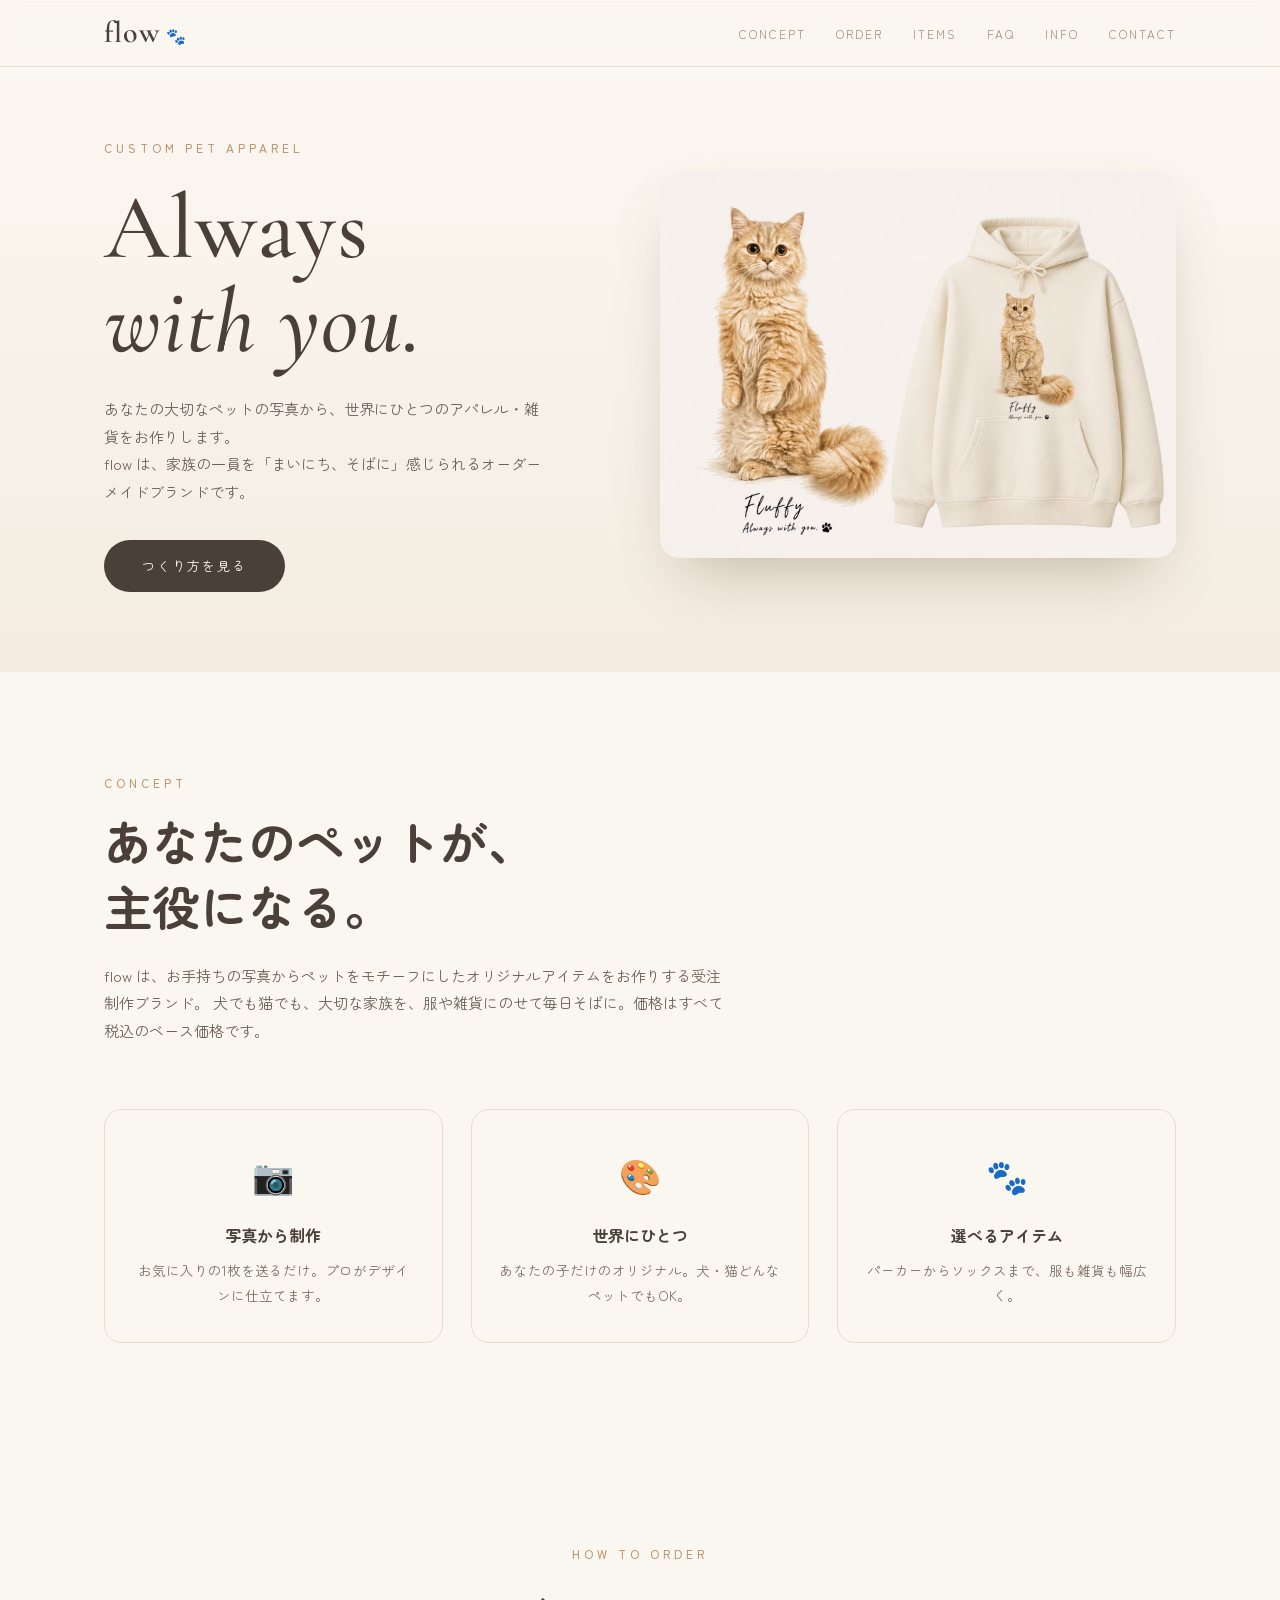
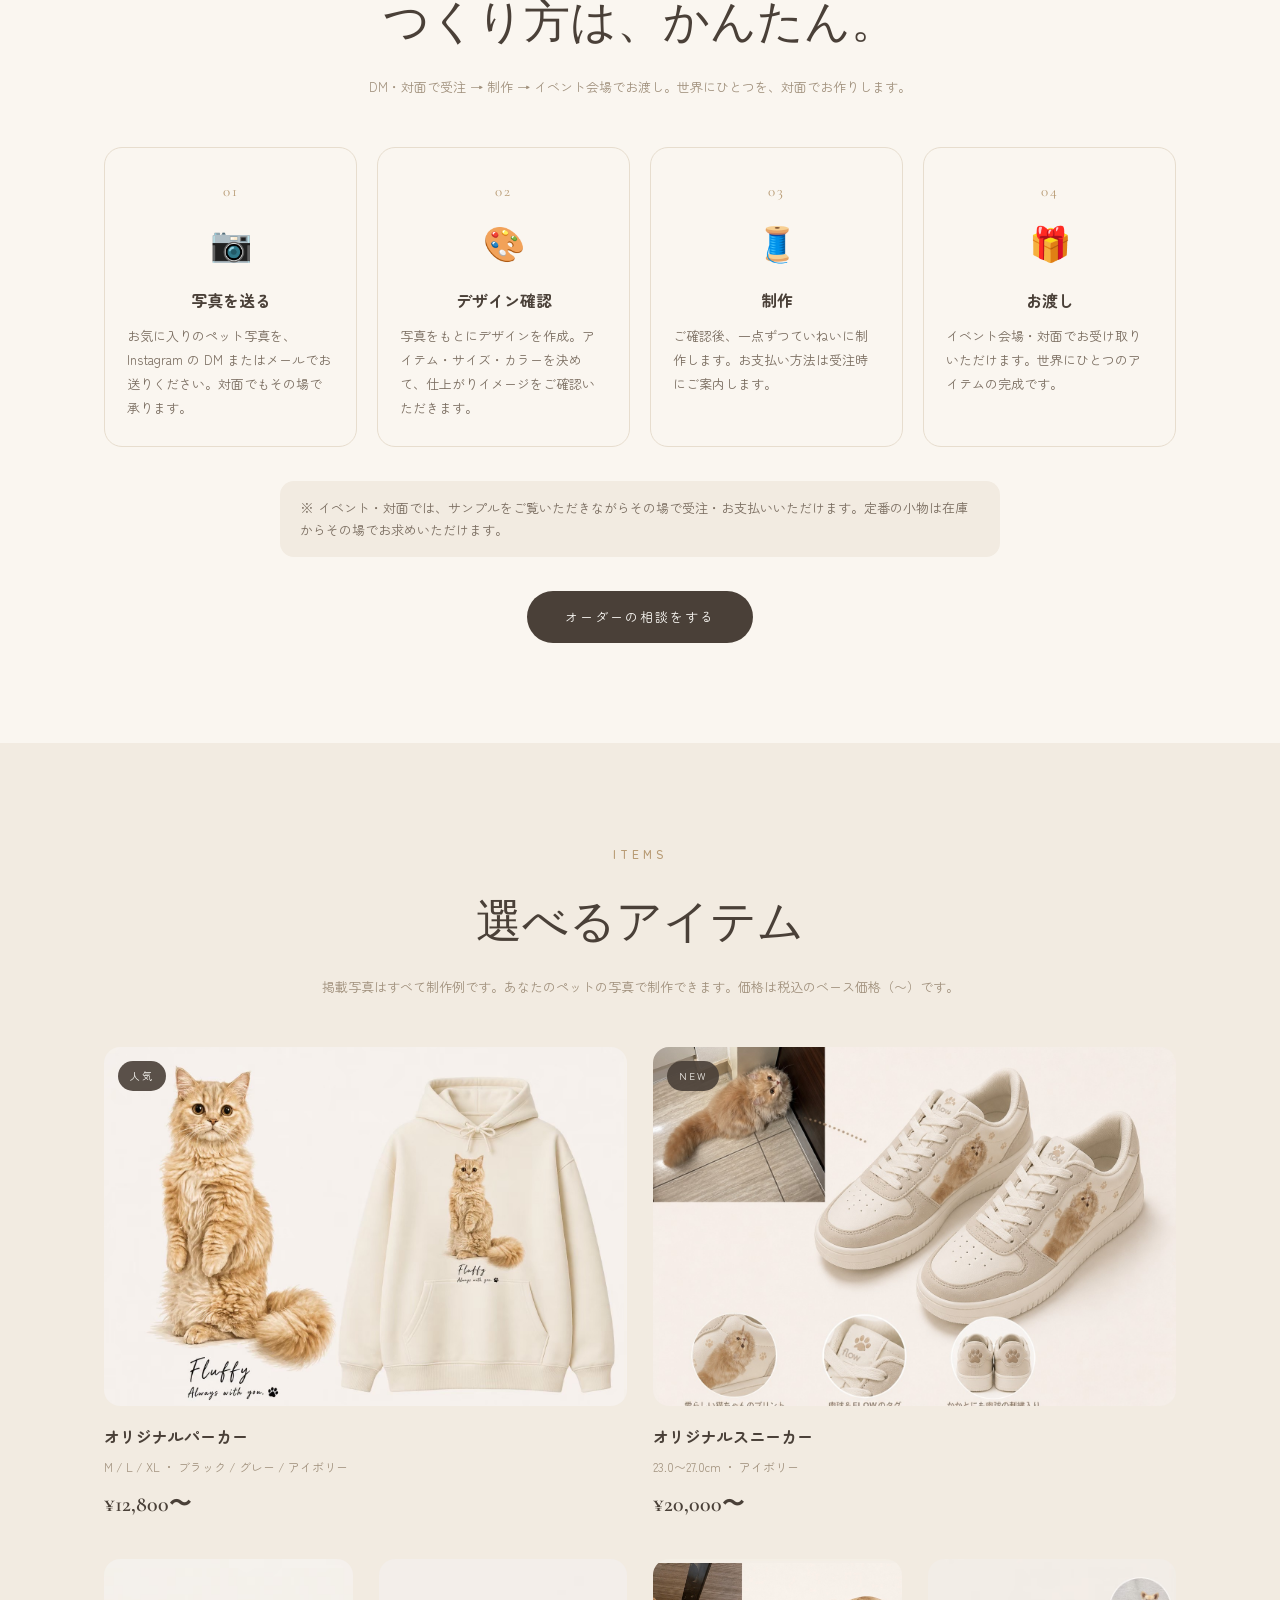
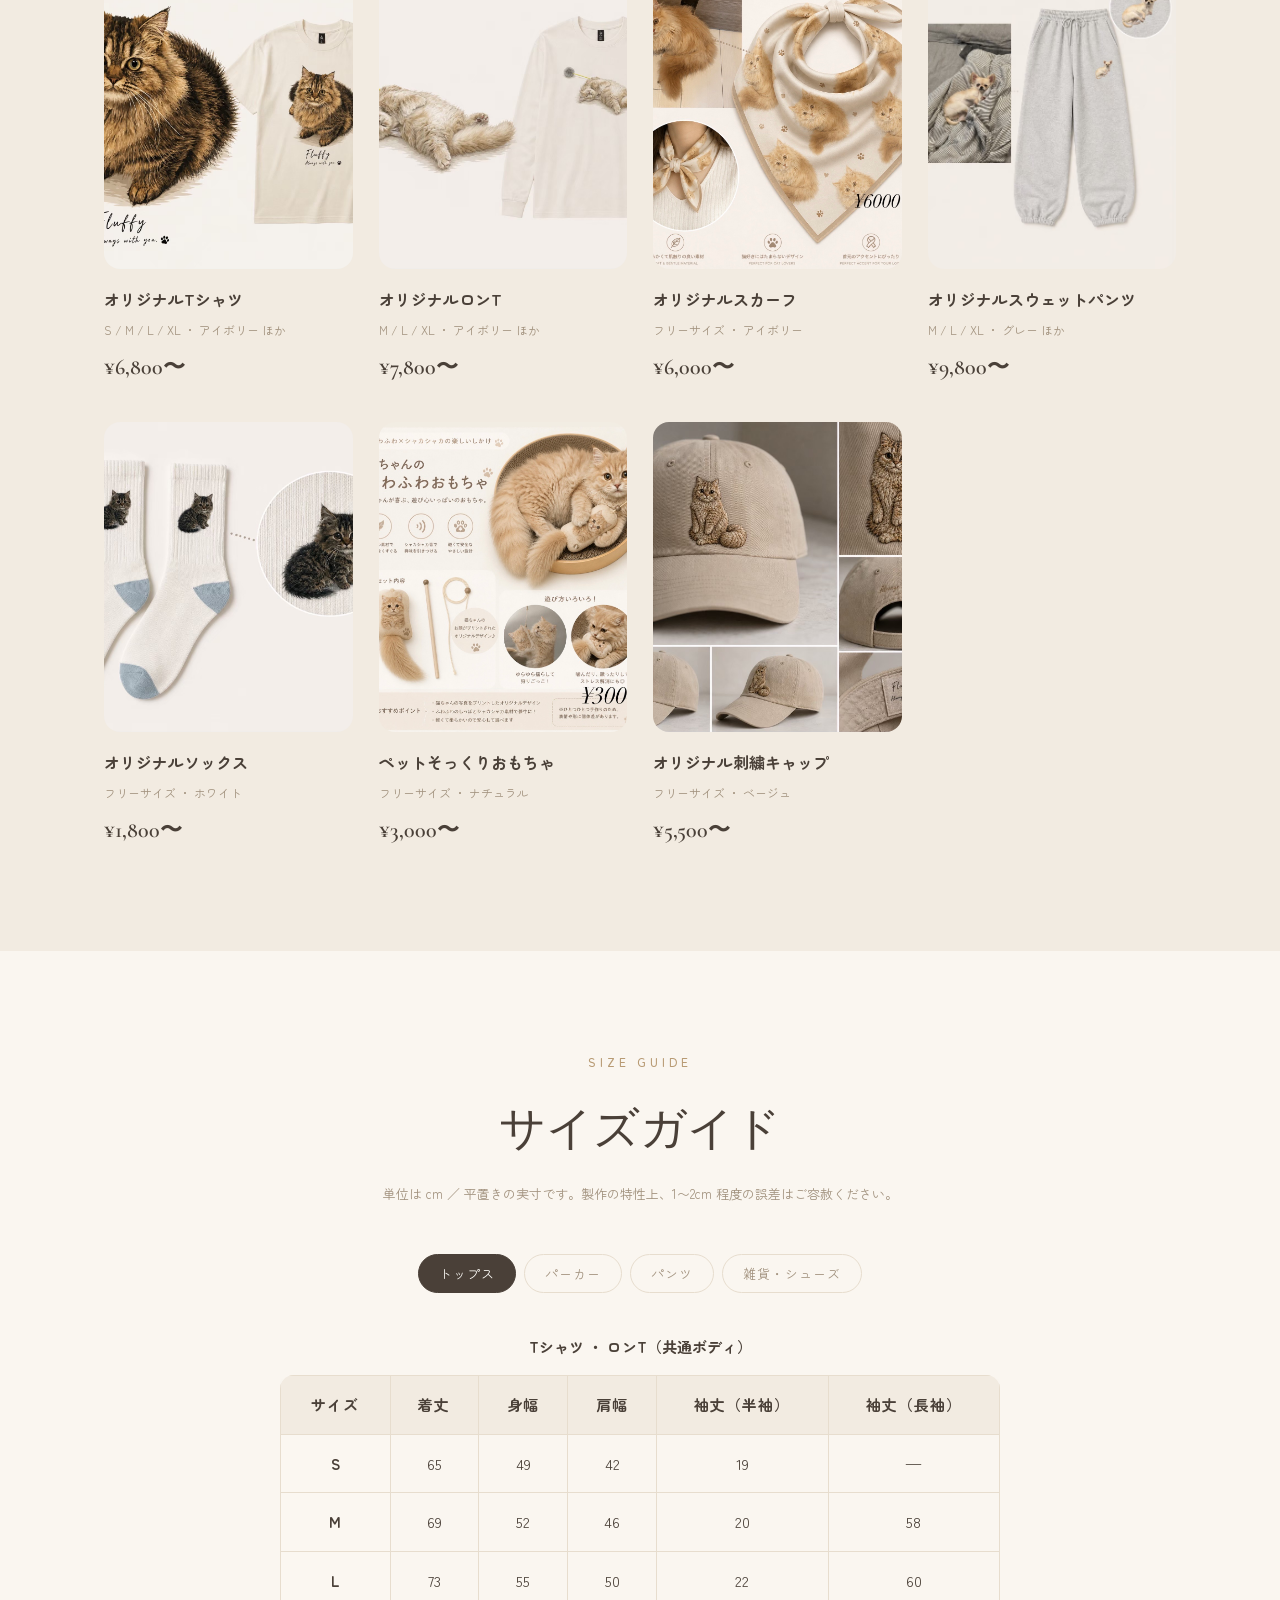
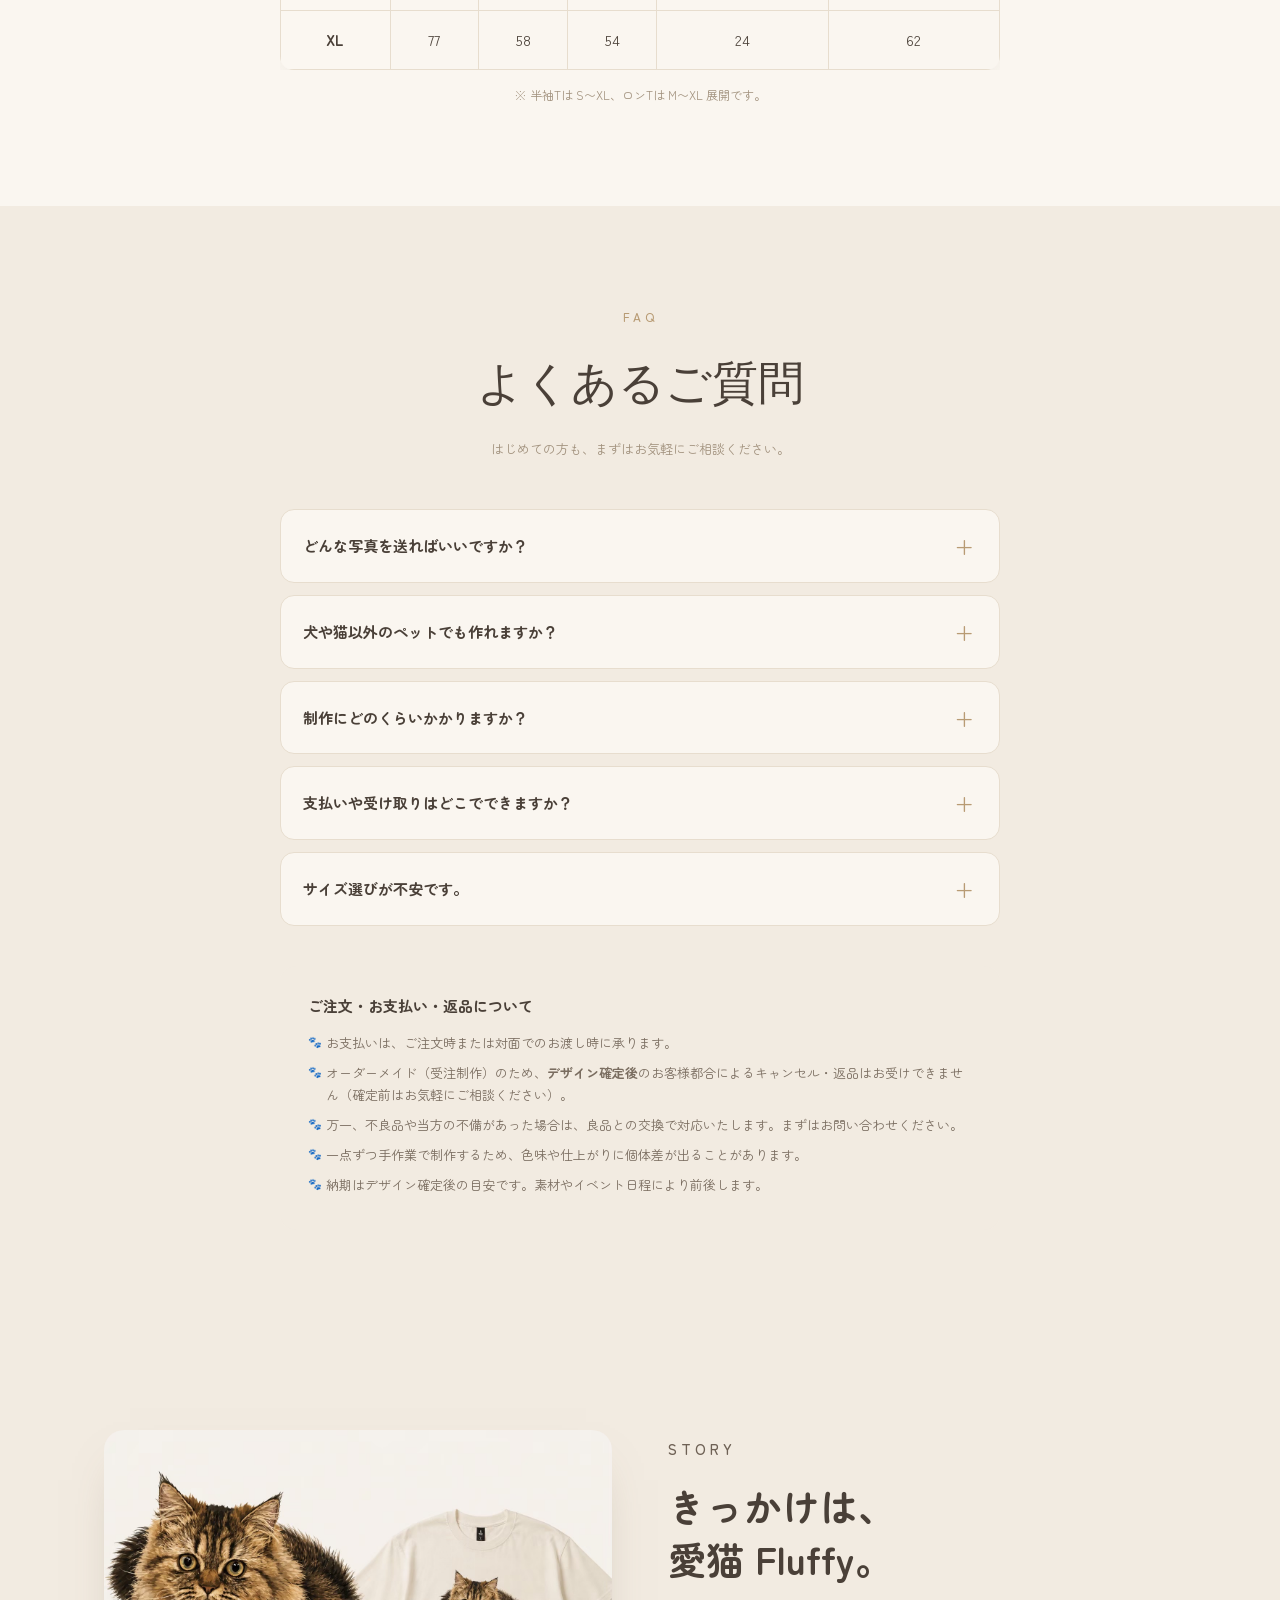
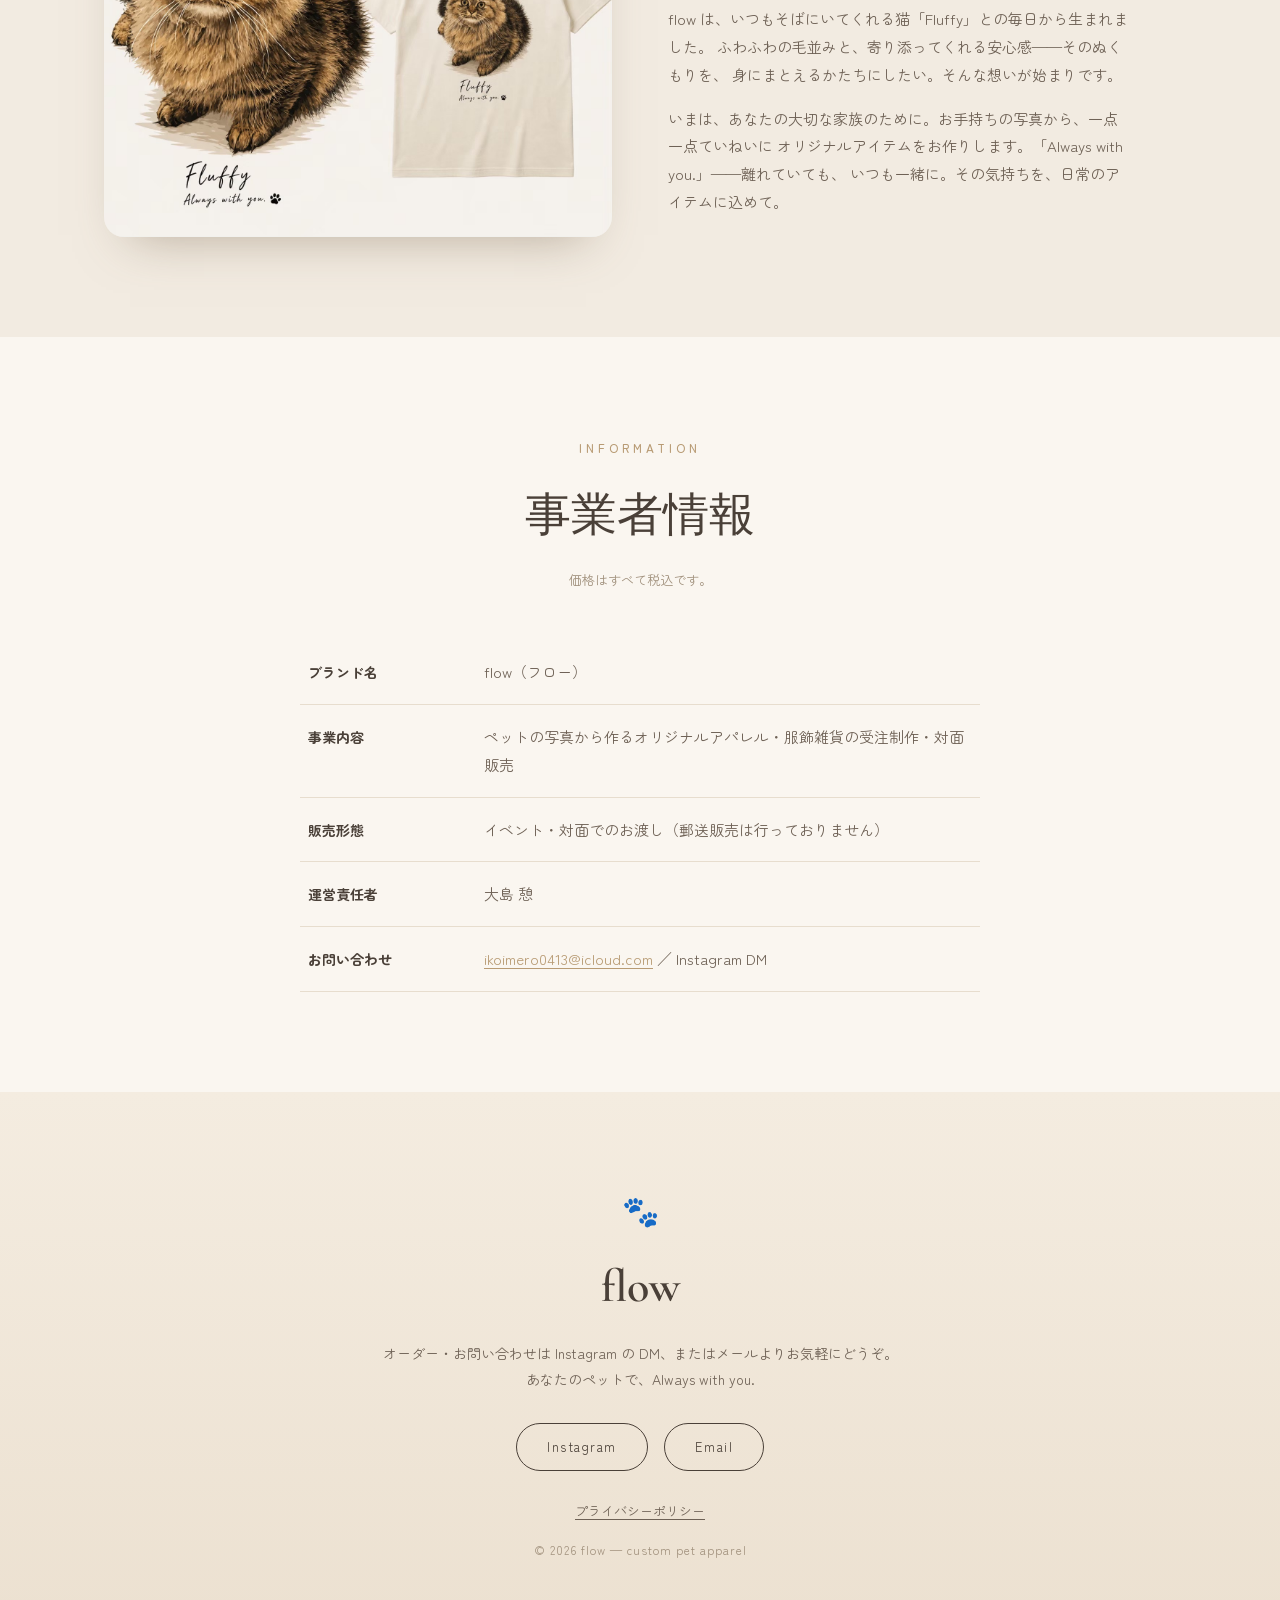
<file: index.html>
<!DOCTYPE html>
<html lang="ja">
<head>
<meta charset="utf-8">
<meta name="viewport" content="width=device-width, initial-scale=1">
<title>flow — あなたのペットで作る、オーダーメイドアパレル</title>
<meta name="description" content="flow（フロー）は、あなたの大切なペットの写真からオリジナルのアパレル・服飾雑貨をお作りする受注制作ブランド。犬も猫も、まいにちそばに。">
<meta property="og:title" content="flow — あなたのペットで作る、オーダーメイドアパレル">
<meta property="og:description" content="ペットの写真から作る、世界にひとつのオリジナルアパレル・服飾雑貨。">
<meta property="og:type" content="website">
<meta property="og:site_name" content="flow">
<meta property="og:url" content="https://pet-flow.jp/">
<meta property="og:image" content="https://pet-flow.jp/ogp.jpg">
<meta name="twitter:card" content="summary_large_image">
<meta name="twitter:image" content="https://pet-flow.jp/ogp.jpg">
<meta name="theme-color" content="#f7f1e8">
<link rel="icon" href="favicon.svg" type="image/svg+xml">
<link rel="apple-touch-icon" href="apple-touch-icon.png">
<link rel="canonical" href="https://pet-flow.jp/">
<link rel="preconnect" href="https://fonts.googleapis.com">
<link rel="preconnect" href="https://fonts.gstatic.com" crossorigin>
<link href="https://fonts.googleapis.com/css2?family=Cormorant+Garamond:ital,wght@0,400;0,500;0,600;1,400&family=Zen+Maru+Gothic:wght@400;500;700&display=swap" rel="stylesheet">
<link rel="stylesheet" href="styles.css">
</head>
<body id="top">

  <!-- ===== ヘッダー ===== -->
  <header class="site-header">
    <div class="wrap header-inner">
      <a class="brand" href="#top">flow<span class="paw">🐾</span></a>
      <nav class="nav">
        <a href="#concept">CONCEPT</a>
        <a href="#order">ORDER</a>
        <a href="#items">ITEMS</a>
        <a href="#faq">FAQ</a>
        <a href="#information">INFO</a>
        <a href="#contact">CONTACT</a>
      </nav>
    </div>
  </header>

  <!-- ===== ヒーロー ===== -->
  <section class="hero">
    <div class="wrap hero-inner">
      <div class="hero-text">
        <p class="hero-kicker">CUSTOM PET APPAREL</p>
        <h1 class="hero-title">Always<br><span class="italic">with you.</span></h1>
        <p class="hero-lead">
          あなたの大切なペットの写真から、世界にひとつのアパレル・雑貨をお作りします。<br>
          flow は、家族の一員を「まいにち、そばに」感じられるオーダーメイドブランドです。
        </p>
        <a class="btn" href="#order">つくり方を見る</a>
      </div>
      <div class="hero-visual">
        <img src="assets/fluffy-hoodie.jpeg" alt="Fluffy プリントのアイボリーパーカー" loading="eager">
      </div>
    </div>
  </section>

  <!-- ===== コンセプト ===== -->
  <section id="concept" class="section concept">
    <div class="wrap">
      <p class="eyebrow">CONCEPT</p>
      <h2 class="concept-copy">
        あなたのペットが、<br>主役になる。
      </h2>
      <p class="concept-lead">
        flow は、お手持ちの写真からペットをモチーフにしたオリジナルアイテムをお作りする受注制作ブランド。
        犬でも猫でも、大切な家族を、服や雑貨にのせて毎日そばに。価格はすべて税込のベース価格です。
      </p>
      <div class="features">
        <div class="feature">
          <span class="feature-icon">📷</span>
          <h3>写真から制作</h3>
          <p>お気に入りの1枚を送るだけ。プロがデザインに仕立てます。</p>
        </div>
        <div class="feature">
          <span class="feature-icon">🎨</span>
          <h3>世界にひとつ</h3>
          <p>あなたの子だけのオリジナル。犬・猫どんなペットでもOK。</p>
        </div>
        <div class="feature">
          <span class="feature-icon">🐾</span>
          <h3>選べるアイテム</h3>
          <p>パーカーからソックスまで、服も雑貨も幅広く。</p>
        </div>
      </div>
    </div>
  </section>

  <!-- ===== 注文の流れ ===== -->
  <section id="order" class="section">
    <div class="wrap">
      <p class="eyebrow center">HOW TO ORDER</p>
      <h2 class="section-title center">つくり方は、かんたん。</h2>
      <p class="section-sub center">DM・対面で受注 → 制作 → イベント会場でお渡し。世界にひとつを、対面でお作りします。</p>

      <div class="steps">
        <div class="step">
          <span class="step-no">01</span>
          <span class="step-icon">📷</span>
          <h3>写真を送る</h3>
          <p>お気に入りのペット写真を、Instagram の DM またはメールでお送りください。対面でもその場で承ります。</p>
        </div>
        <div class="step">
          <span class="step-no">02</span>
          <span class="step-icon">🎨</span>
          <h3>デザイン確認</h3>
          <p>写真をもとにデザインを作成。アイテム・サイズ・カラーを決めて、仕上がりイメージをご確認いただきます。</p>
        </div>
        <div class="step">
          <span class="step-no">03</span>
          <span class="step-icon">🧵</span>
          <h3>制作</h3>
          <p>ご確認後、一点ずつていねいに制作します。お支払い方法は受注時にご案内します。</p>
        </div>
        <div class="step">
          <span class="step-no">04</span>
          <span class="step-icon">🎁</span>
          <h3>お渡し</h3>
          <p>イベント会場・対面でお受け取りいただけます。世界にひとつのアイテムの完成です。</p>
        </div>
      </div>
      <p class="order-note">
        ※ イベント・対面では、サンプルをご覧いただきながらその場で受注・お支払いいただけます。定番の小物は在庫からその場でお求めいただけます。
      </p>
      <div class="order-cta">
        <a class="btn" href="#contact">オーダーの相談をする</a>
      </div>
    </div>
  </section>

  <!-- ===== アイテム ===== -->
  <section id="items" class="section section-alt">
    <div class="wrap">
      <p class="eyebrow center">ITEMS</p>
      <h2 class="section-title center">選べるアイテム</h2>
      <p class="section-sub center">掲載写真はすべて制作例です。あなたのペットの写真で制作できます。価格は税込のベース価格（〜）です。</p>

      <div class="grid">

        <article class="card feature-card">
          <div class="card-img">
            <img src="assets/fluffy-hoodie.jpeg" alt="オリジナルパーカー 制作例" loading="lazy">
            <span class="badge">人気</span>
          </div>
          <div class="card-body">
            <h3 class="card-name">オリジナルパーカー</h3>
            <p class="card-meta">M / L / XL ・ ブラック / グレー / アイボリー</p>
            <p class="card-price">¥12,800〜</p>
          </div>
        </article>

        <article class="card feature-card">
          <div class="card-img">
            <img src="assets/sneakers.jpeg" alt="オリジナルスニーカー 制作例" loading="lazy">
            <span class="badge">NEW</span>
          </div>
          <div class="card-body">
            <h3 class="card-name">オリジナルスニーカー</h3>
            <p class="card-meta">23.0〜27.0cm ・ アイボリー</p>
            <p class="card-price">¥20,000〜</p>
          </div>
        </article>

        <article class="card">
          <div class="card-img">
            <img src="assets/tshirt.jpeg" alt="オリジナルTシャツ 制作例" loading="lazy">
          </div>
          <div class="card-body">
            <h3 class="card-name">オリジナルTシャツ</h3>
            <p class="card-meta">S / M / L / XL ・ アイボリー ほか</p>
            <p class="card-price">¥6,800〜</p>
          </div>
        </article>

        <article class="card">
          <div class="card-img">
            <img src="assets/longsleeve.jpeg" alt="オリジナルロンT 制作例" loading="lazy">
          </div>
          <div class="card-body">
            <h3 class="card-name">オリジナルロンT</h3>
            <p class="card-meta">M / L / XL ・ アイボリー ほか</p>
            <p class="card-price">¥7,800〜</p>
          </div>
        </article>

        <article class="card">
          <div class="card-img">
            <img src="assets/scarf.jpeg" alt="オリジナルスカーフ 制作例" loading="lazy">
          </div>
          <div class="card-body">
            <h3 class="card-name">オリジナルスカーフ</h3>
            <p class="card-meta">フリーサイズ ・ アイボリー</p>
            <p class="card-price">¥6,000〜</p>
          </div>
        </article>

        <article class="card">
          <div class="card-img">
            <img src="assets/sweatpants.jpeg" alt="オリジナルスウェットパンツ 制作例" loading="lazy">
          </div>
          <div class="card-body">
            <h3 class="card-name">オリジナルスウェットパンツ</h3>
            <p class="card-meta">M / L / XL ・ グレー ほか</p>
            <p class="card-price">¥9,800〜</p>
          </div>
        </article>

        <article class="card">
          <div class="card-img">
            <img src="assets/socks.jpeg" alt="オリジナルソックス 制作例" loading="lazy">
          </div>
          <div class="card-body">
            <h3 class="card-name">オリジナルソックス</h3>
            <p class="card-meta">フリーサイズ ・ ホワイト</p>
            <p class="card-price">¥1,800〜</p>
          </div>
        </article>

        <article class="card">
          <div class="card-img">
            <img src="assets/toy.jpeg" alt="ペットそっくりおもちゃ 制作例" loading="lazy">
          </div>
          <div class="card-body">
            <h3 class="card-name">ペットそっくりおもちゃ</h3>
            <p class="card-meta">フリーサイズ ・ ナチュラル</p>
            <p class="card-price">¥3,000〜</p>
          </div>
        </article>

        <article class="card">
          <div class="card-img">
            <img src="assets/cap.jpeg" alt="オリジナル刺繍キャップ 制作例" loading="lazy">
          </div>
          <div class="card-body">
            <h3 class="card-name">オリジナル刺繍キャップ</h3>
            <p class="card-meta">フリーサイズ ・ ベージュ</p>
            <p class="card-price">¥5,500〜</p>
          </div>
        </article>

      </div>
    </div>
  </section>

  <!-- ===== サイズ表 ===== -->
  <section id="size" class="section">
    <div class="wrap">
      <p class="eyebrow center">SIZE GUIDE</p>
      <h2 class="section-title center">サイズガイド</h2>
      <p class="section-sub center">単位は cm ／ 平置きの実寸です。製作の特性上、1〜2cm 程度の誤差はご容赦ください。</p>

      <div class="size-tabs" role="tablist">
        <button class="size-tab is-active" data-panel="tops" type="button">トップス</button>
        <button class="size-tab" data-panel="sweat" type="button">パーカー</button>
        <button class="size-tab" data-panel="pants" type="button">パンツ</button>
        <button class="size-tab" data-panel="goods" type="button">雑貨・シューズ</button>
      </div>

      <!-- トップス -->
      <div class="size-panel is-active" data-panel="tops">
        <p class="table-cap">Tシャツ ・ ロンT（共通ボディ）</p>
        <div class="table-wrap">
          <table class="size-table">
            <thead>
              <tr><th>サイズ</th><th>着丈</th><th>身幅</th><th>肩幅</th><th>袖丈（半袖）</th><th>袖丈（長袖）</th></tr>
            </thead>
            <tbody>
              <tr><th>S</th><td>65</td><td>49</td><td>42</td><td>19</td><td>—</td></tr>
              <tr><th>M</th><td>69</td><td>52</td><td>46</td><td>20</td><td>58</td></tr>
              <tr><th>L</th><td>73</td><td>55</td><td>50</td><td>22</td><td>60</td></tr>
              <tr><th>XL</th><td>77</td><td>58</td><td>54</td><td>24</td><td>62</td></tr>
            </tbody>
          </table>
        </div>
        <p class="table-note">※ 半袖Tは S〜XL、ロンTは M〜XL 展開です。</p>
      </div>

      <!-- パーカー・スウェット -->
      <div class="size-panel" data-panel="sweat">
        <p class="table-cap">キャットイラストパーカー</p>
        <div class="table-wrap">
          <table class="size-table">
            <thead>
              <tr><th>サイズ</th><th>着丈</th><th>身幅</th><th>肩幅</th><th>袖丈</th></tr>
            </thead>
            <tbody>
              <tr><th>M</th><td>68</td><td>58</td><td>54</td><td>58</td></tr>
              <tr><th>L</th><td>72</td><td>61</td><td>57</td><td>60</td></tr>
              <tr><th>XL</th><td>76</td><td>64</td><td>60</td><td>62</td></tr>
            </tbody>
          </table>
        </div>
        <p class="table-note">※ ゆったりとしたオーバーサイズシルエットです。</p>
      </div>

      <!-- パンツ -->
      <div class="size-panel" data-panel="pants">
        <p class="table-cap">スウェットパンツ</p>
        <div class="table-wrap">
          <table class="size-table">
            <thead>
              <tr><th>サイズ</th><th>ウエスト</th><th>股上</th><th>股下</th><th>わたり幅</th><th>裾幅</th></tr>
            </thead>
            <tbody>
              <tr><th>M</th><td>34</td><td>30</td><td>66</td><td>32</td><td>16</td></tr>
              <tr><th>L</th><td>36</td><td>31</td><td>68</td><td>33</td><td>17</td></tr>
              <tr><th>XL</th><td>38</td><td>32</td><td>70</td><td>34</td><td>18</td></tr>
            </tbody>
          </table>
        </div>
        <p class="table-note">※ ウエストは平置き実寸です。ゴム＋ドローコードで伸縮します。</p>
      </div>

      <!-- 雑貨・シューズ -->
      <div class="size-panel" data-panel="goods">
        <div class="table-wrap">
          <table class="size-table size-table--goods">
            <thead>
              <tr><th>アイテム</th><th>サイズ ・ 寸法</th></tr>
            </thead>
            <tbody>
              <tr><th>刺繍キャップ</th><td>頭囲 約56〜60cm（アジャスターで調整可）</td></tr>
              <tr><th>猫柄スカーフ</th><td>約 53 × 53cm</td></tr>
              <tr><th>猫プリントソックス</th><td>対応サイズ 約23〜26cm</td></tr>
              <tr><th>スニーカー</th><td>23.0〜27.0cm（0.5cm 刻み）</td></tr>
            </tbody>
          </table>
        </div>
      </div>
    </div>
  </section>

  <!-- ===== FAQ ===== -->
  <section id="faq" class="section section-alt">
    <div class="wrap">
      <p class="eyebrow center">FAQ</p>
      <h2 class="section-title center">よくあるご質問</h2>
      <p class="section-sub center">はじめての方も、まずはお気軽にご相談ください。</p>

      <div class="faq">
        <details class="qa">
          <summary>どんな写真を送ればいいですか？</summary>
          <p>ペットのお顔や全身がはっきり写った、明るい写真が最適です。複数枚いただけると、より似せて制作できます。</p>
        </details>
        <details class="qa">
          <summary>犬や猫以外のペットでも作れますか？</summary>
          <p>はい。うさぎや小動物など、大切な家族ならどんな子でもご相談ください。</p>
        </details>
        <details class="qa">
          <summary>制作にどのくらいかかりますか？</summary>
          <p>デザイン確認後、アイテムにより約2〜4週間が目安です（混雑時は前後します）。イベントでのお渡し日に合わせてご案内します。</p>
        </details>
        <details class="qa">
          <summary>支払いや受け取りはどこでできますか？</summary>
          <p>イベント会場・対面でのお渡し／お支払いです。まずは Instagram の DM またはメールでご相談ください。</p>
        </details>
        <details class="qa">
          <summary>サイズ選びが不安です。</summary>
          <p>サイズガイドをご用意しています。迷ったらお気軽にご相談ください。対面でご確認いただくこともできます。</p>
        </details>
      </div>

      <div class="notice">
        <h3>ご注文・お支払い・返品について</h3>
        <ul>
          <li>お支払いは、ご注文時または対面でのお渡し時に承ります。</li>
          <li>オーダーメイド（受注制作）のため、<strong>デザイン確定後</strong>のお客様都合によるキャンセル・返品はお受けできません（確定前はお気軽にご相談ください）。</li>
          <li>万一、不良品や当方の不備があった場合は、良品との交換で対応いたします。まずはお問い合わせください。</li>
          <li>一点ずつ手作業で制作するため、色味や仕上がりに個体差が出ることがあります。</li>
          <li>納期はデザイン確定後の目安です。素材やイベント日程により前後します。</li>
        </ul>
      </div>
    </div>
  </section>

  <!-- ===== ストーリー ===== -->
  <section id="story" class="section section-alt">
    <div class="wrap story">
      <div class="story-img">
        <img src="assets/tshirt.jpeg" alt="Fluffy のイラストTシャツとFluffy本人" loading="lazy">
      </div>
      <div class="story-text">
        <p class="eyebrow">STORY</p>
        <h2 class="story-title">きっかけは、<br>愛猫 Fluffy。</h2>
        <p>
          flow は、いつもそばにいてくれる猫「Fluffy」との毎日から生まれました。
          ふわふわの毛並みと、寄り添ってくれる安心感——そのぬくもりを、
          身にまとえるかたちにしたい。そんな想いが始まりです。
        </p>
        <p>
          いまは、あなたの大切な家族のために。お手持ちの写真から、一点一点ていねいに
          オリジナルアイテムをお作りします。「Always with you.」——離れていても、
          いつも一緒に。その気持ちを、日常のアイテムに込めて。
        </p>
      </div>
    </div>
  </section>

  <!-- ===== 事業者情報 ===== -->
  <section id="information" class="section">
    <div class="wrap">
      <p class="eyebrow center">INFORMATION</p>
      <h2 class="section-title center">事業者情報</h2>
      <p class="section-sub center">価格はすべて税込です。</p>

      <!-- ↓ 〔　〕内はご自身の情報に差し替えてください（審査前に必須） -->
      <dl class="info-list">
        <div class="info-row"><dt>ブランド名</dt><dd>flow（フロー）</dd></div>
        <div class="info-row"><dt>事業内容</dt><dd>ペットの写真から作るオリジナルアパレル・服飾雑貨の受注制作・対面販売</dd></div>
        <div class="info-row"><dt>販売形態</dt><dd>イベント・対面でのお渡し（郵送販売は行っておりません）</dd></div>
        <div class="info-row"><dt>運営責任者</dt><dd>大島 憩</dd></div>
        <div class="info-row"><dt>お問い合わせ</dt><dd><a href="mailto:ikoimero0413@icloud.com">ikoimero0413@icloud.com</a> ／ Instagram DM</dd></div>
      </dl>
    </div>
  </section>

  <!-- ===== コンタクト / フッター ===== -->
  <footer id="contact" class="site-footer">
    <div class="wrap footer-inner">
      <span class="footer-paw">🐾</span>
      <h2 class="footer-brand">flow</h2>
      <p class="footer-lead">
        オーダー・お問い合わせは Instagram の DM、またはメールよりお気軽にどうぞ。<br>
        あなたのペットで、Always with you.
      </p>
      <div class="links">
        <a href="https://instagram.com/flow.petapparel" target="_blank" rel="noopener">Instagram</a>
        <a href="mailto:ikoimero0413@icloud.com">Email</a>
      </div>
      <p class="footer-legal"><a href="privacy.html">プライバシーポリシー</a></p>
      <p class="copyright">© 2026 flow — custom pet apparel</p>
    </div>
  </footer>

  <script>
    // サイズガイドのタブ切り替え
    document.querySelectorAll('.size-tab').forEach(function (tab) {
      tab.addEventListener('click', function () {
        var id = tab.dataset.panel;
        document.querySelectorAll('.size-tab').forEach(function (t) {
          t.classList.toggle('is-active', t === tab);
        });
        document.querySelectorAll('.size-panel').forEach(function (p) {
          p.classList.toggle('is-active', p.dataset.panel === id);
        });
      });
    });
  </script>

</body>
</html>
</file>
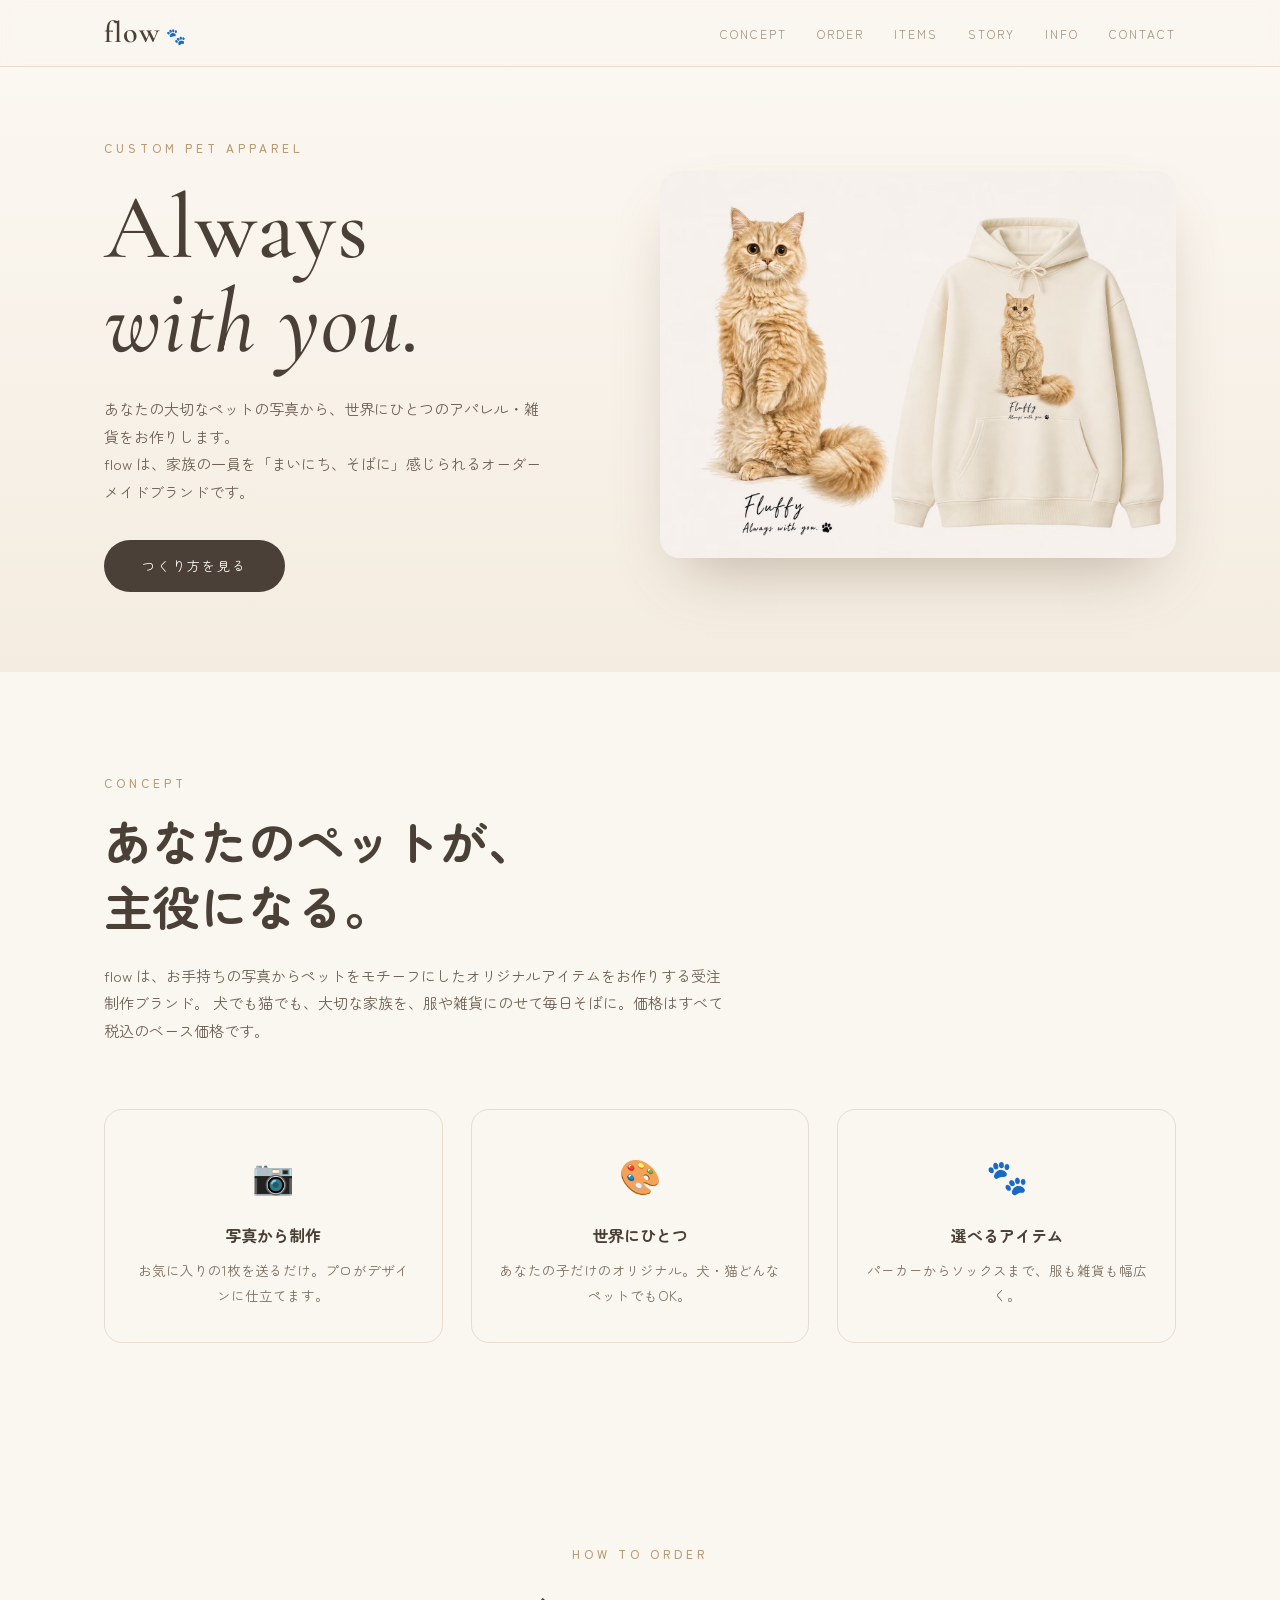
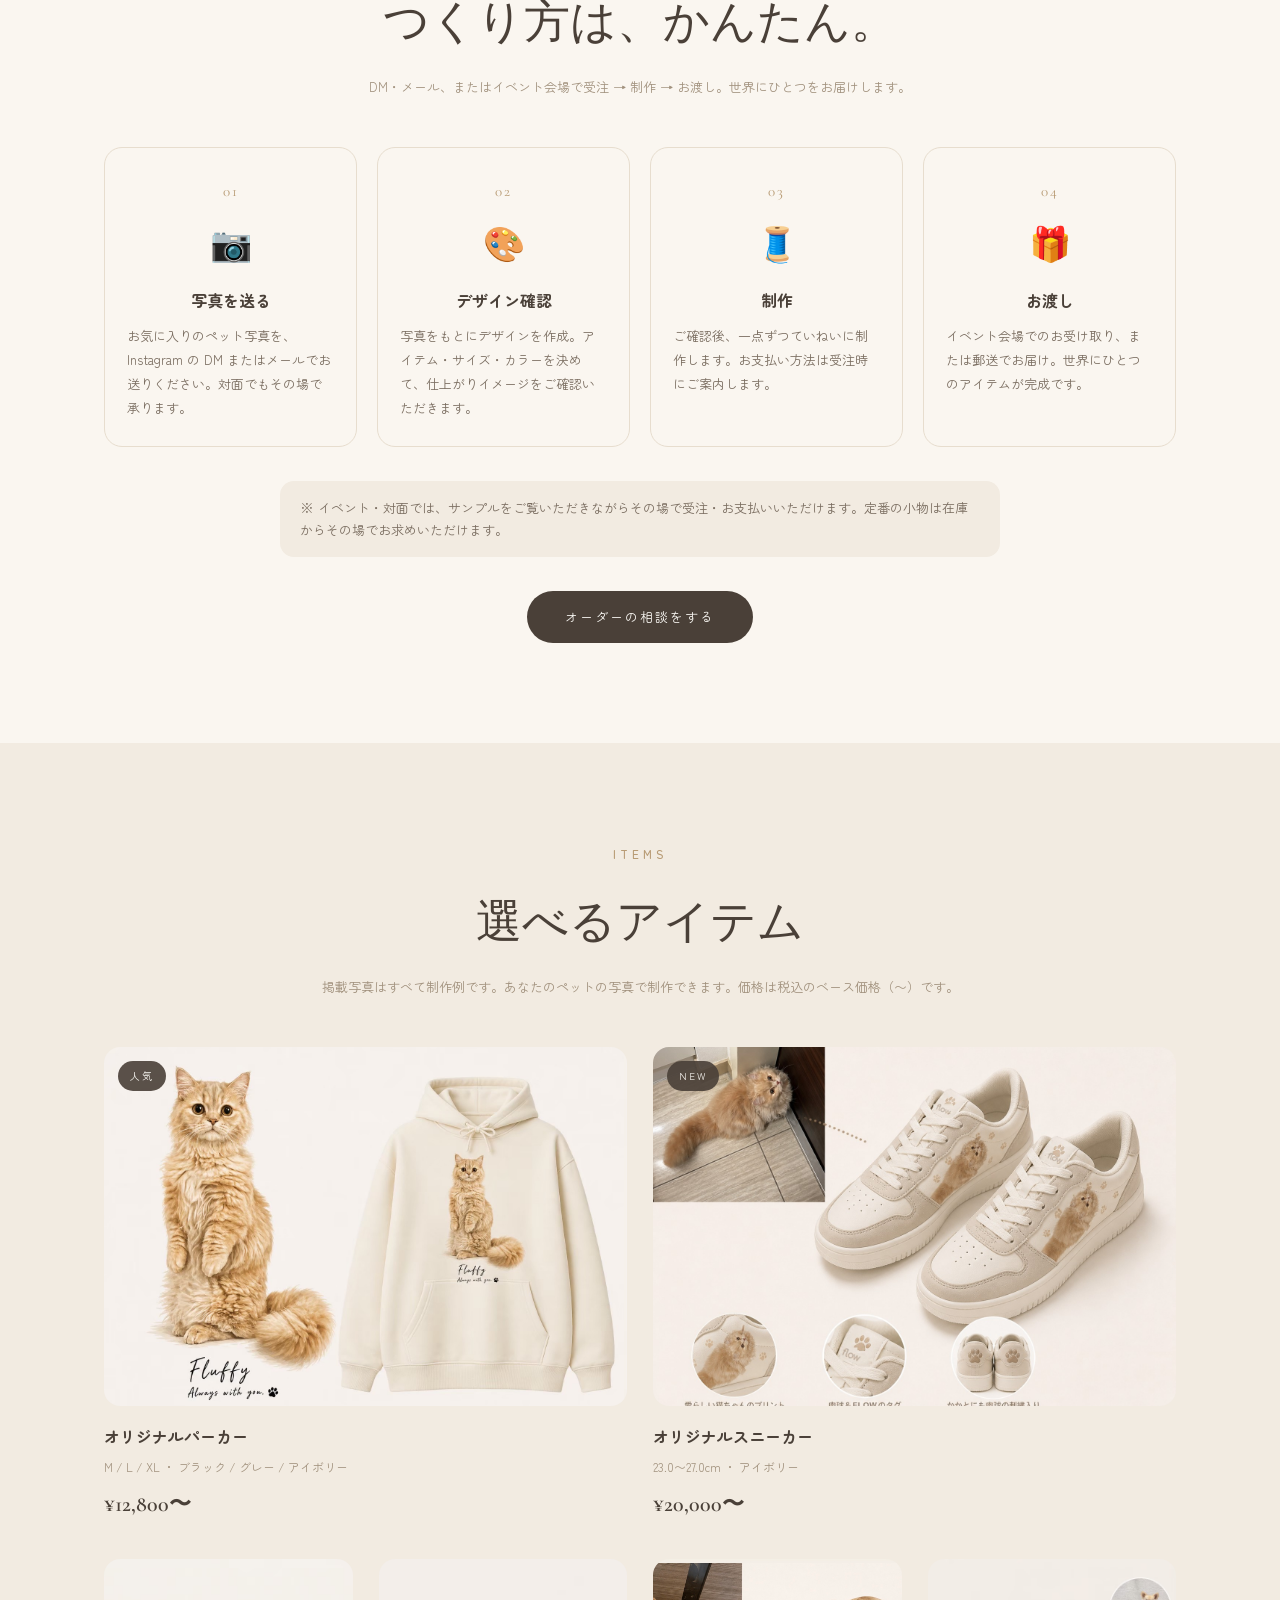
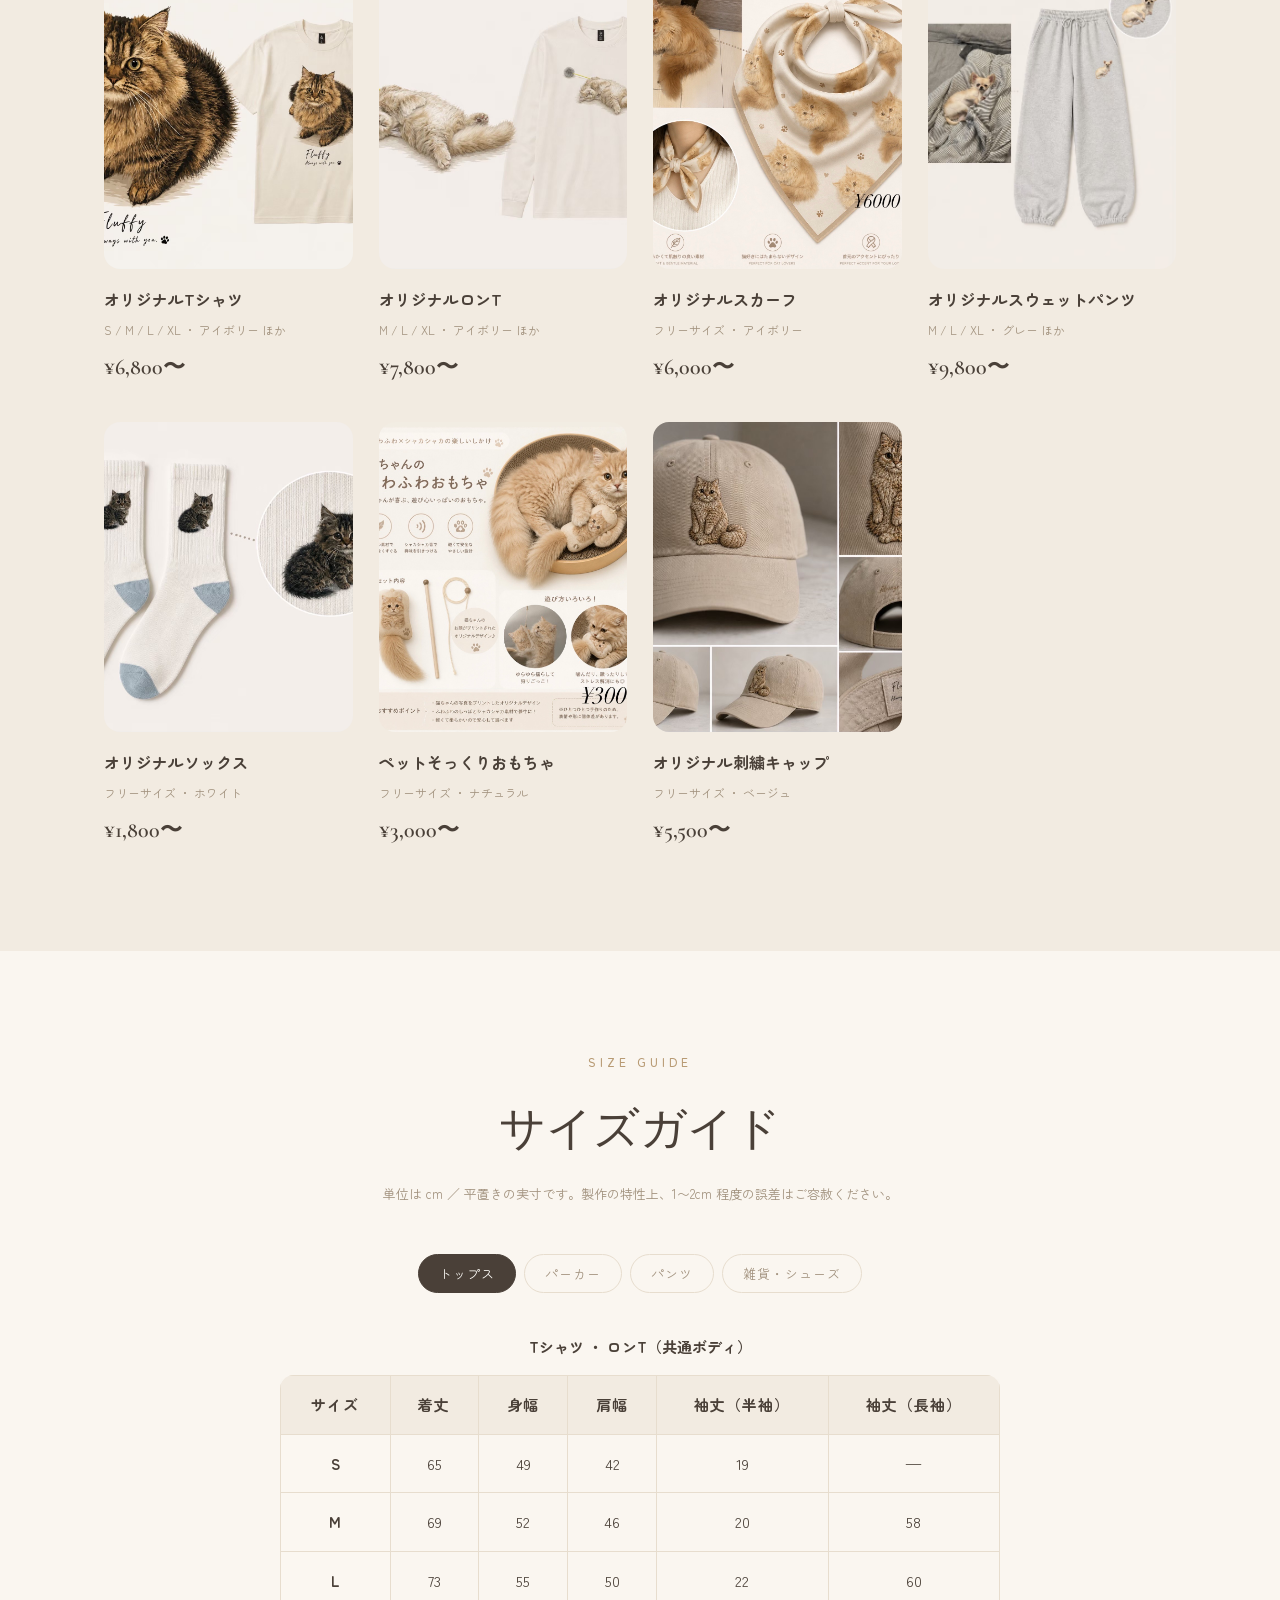
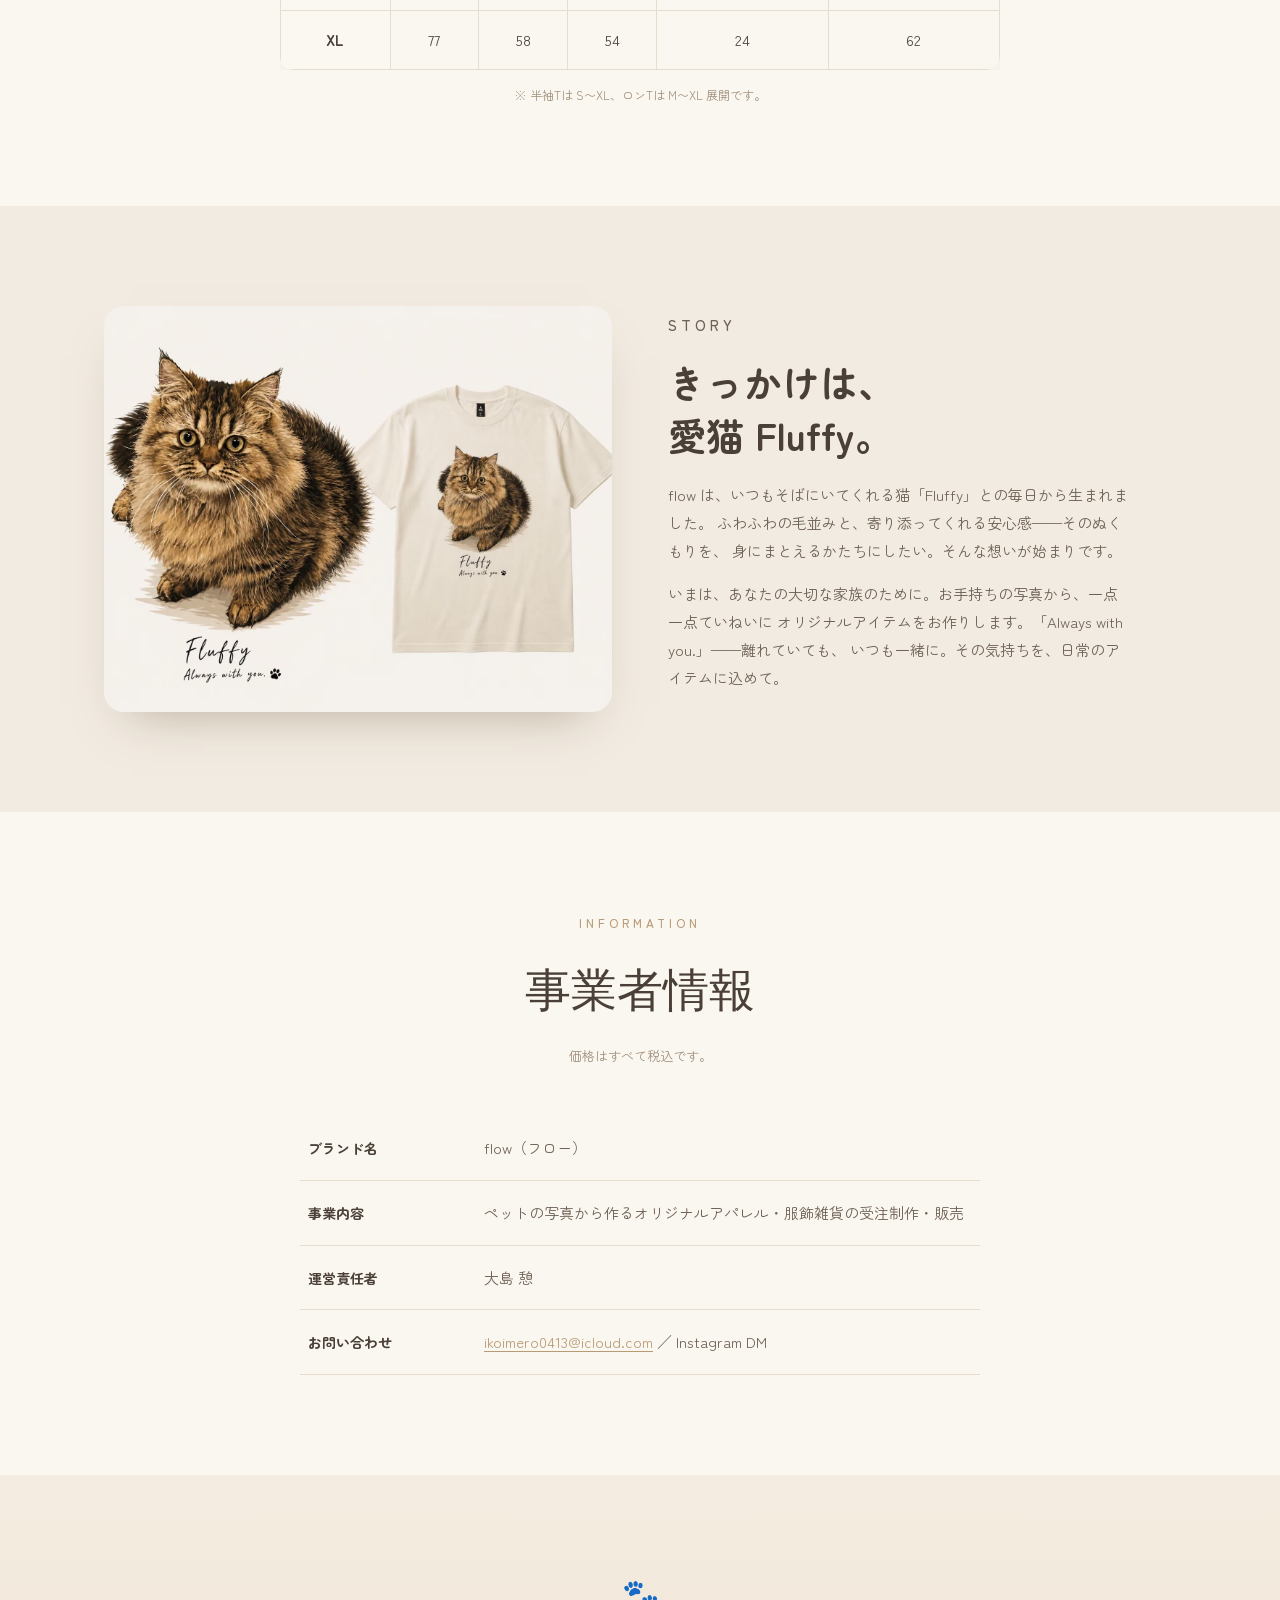
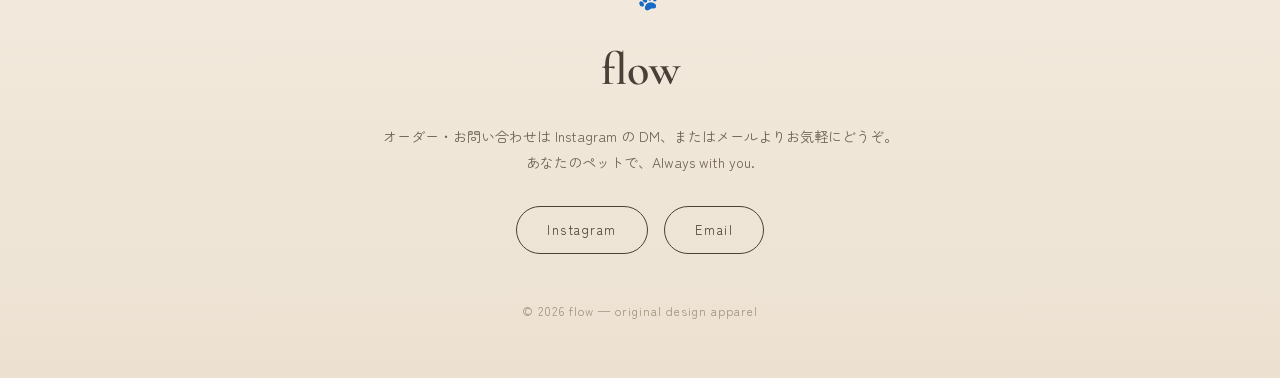
<file: apparel-site/index.html>
<!DOCTYPE html>
<html lang="ja">
<head>
<meta charset="utf-8">
<meta name="viewport" content="width=device-width, initial-scale=1">
<title>flow — あなたのペットで作る、オーダーメイドアパレル</title>
<meta name="description" content="flow（フロー）は、あなたの大切なペットの写真からオリジナルのアパレル・服飾雑貨をお作りする受注制作ブランド。犬も猫も、まいにちそばに。">
<meta property="og:title" content="flow — あなたのペットで作る、オーダーメイドアパレル">
<meta property="og:description" content="ペットの写真から作る、世界にひとつのオリジナルアパレル・服飾雑貨。">
<meta property="og:type" content="website">
<link rel="preconnect" href="https://fonts.googleapis.com">
<link rel="preconnect" href="https://fonts.gstatic.com" crossorigin>
<link href="https://fonts.googleapis.com/css2?family=Cormorant+Garamond:ital,wght@0,400;0,500;0,600;1,400&family=Zen+Maru+Gothic:wght@400;500;700&display=swap" rel="stylesheet">
<link rel="stylesheet" href="styles.css">
</head>
<body id="top">

  <!-- ===== ヘッダー ===== -->
  <header class="site-header">
    <div class="wrap header-inner">
      <a class="brand" href="#top">flow<span class="paw">🐾</span></a>
      <nav class="nav">
        <a href="#concept">CONCEPT</a>
        <a href="#order">ORDER</a>
        <a href="#items">ITEMS</a>
        <a href="#story">STORY</a>
        <a href="#information">INFO</a>
        <a href="#contact">CONTACT</a>
      </nav>
    </div>
  </header>

  <!-- ===== ヒーロー ===== -->
  <section class="hero">
    <div class="wrap hero-inner">
      <div class="hero-text">
        <p class="hero-kicker">CUSTOM PET APPAREL</p>
        <h1 class="hero-title">Always<br><span class="italic">with you.</span></h1>
        <p class="hero-lead">
          あなたの大切なペットの写真から、世界にひとつのアパレル・雑貨をお作りします。<br>
          flow は、家族の一員を「まいにち、そばに」感じられるオーダーメイドブランドです。
        </p>
        <a class="btn" href="#order">つくり方を見る</a>
      </div>
      <div class="hero-visual">
        <img src="assets/fluffy-hoodie.jpeg" alt="Fluffy プリントのアイボリーパーカー" loading="eager">
      </div>
    </div>
  </section>

  <!-- ===== コンセプト ===== -->
  <section id="concept" class="section concept">
    <div class="wrap">
      <p class="eyebrow">CONCEPT</p>
      <h2 class="concept-copy">
        あなたのペットが、<br>主役になる。
      </h2>
      <p class="concept-lead">
        flow は、お手持ちの写真からペットをモチーフにしたオリジナルアイテムをお作りする受注制作ブランド。
        犬でも猫でも、大切な家族を、服や雑貨にのせて毎日そばに。価格はすべて税込のベース価格です。
      </p>
      <div class="features">
        <div class="feature">
          <span class="feature-icon">📷</span>
          <h3>写真から制作</h3>
          <p>お気に入りの1枚を送るだけ。プロがデザインに仕立てます。</p>
        </div>
        <div class="feature">
          <span class="feature-icon">🎨</span>
          <h3>世界にひとつ</h3>
          <p>あなたの子だけのオリジナル。犬・猫どんなペットでもOK。</p>
        </div>
        <div class="feature">
          <span class="feature-icon">🐾</span>
          <h3>選べるアイテム</h3>
          <p>パーカーからソックスまで、服も雑貨も幅広く。</p>
        </div>
      </div>
    </div>
  </section>

  <!-- ===== 注文の流れ ===== -->
  <section id="order" class="section">
    <div class="wrap">
      <p class="eyebrow center">HOW TO ORDER</p>
      <h2 class="section-title center">つくり方は、かんたん。</h2>
      <p class="section-sub center">DM・メール、またはイベント会場で受注 → 制作 → お渡し。世界にひとつをお届けします。</p>

      <div class="steps">
        <div class="step">
          <span class="step-no">01</span>
          <span class="step-icon">📷</span>
          <h3>写真を送る</h3>
          <p>お気に入りのペット写真を、Instagram の DM またはメールでお送りください。対面でもその場で承ります。</p>
        </div>
        <div class="step">
          <span class="step-no">02</span>
          <span class="step-icon">🎨</span>
          <h3>デザイン確認</h3>
          <p>写真をもとにデザインを作成。アイテム・サイズ・カラーを決めて、仕上がりイメージをご確認いただきます。</p>
        </div>
        <div class="step">
          <span class="step-no">03</span>
          <span class="step-icon">🧵</span>
          <h3>制作</h3>
          <p>ご確認後、一点ずつていねいに制作します。お支払い方法は受注時にご案内します。</p>
        </div>
        <div class="step">
          <span class="step-no">04</span>
          <span class="step-icon">🎁</span>
          <h3>お渡し</h3>
          <p>イベント会場でのお受け取り、または郵送でお届け。世界にひとつのアイテムが完成です。</p>
        </div>
      </div>
      <p class="order-note">
        ※ イベント・対面では、サンプルをご覧いただきながらその場で受注・お支払いいただけます。定番の小物は在庫からその場でお求めいただけます。
      </p>
      <div class="order-cta">
        <a class="btn" href="#contact">オーダーの相談をする</a>
      </div>
    </div>
  </section>

  <!-- ===== アイテム ===== -->
  <section id="items" class="section section-alt">
    <div class="wrap">
      <p class="eyebrow center">ITEMS</p>
      <h2 class="section-title center">選べるアイテム</h2>
      <p class="section-sub center">掲載写真はすべて制作例です。あなたのペットの写真で制作できます。価格は税込のベース価格（〜）です。</p>

      <div class="grid">

        <article class="card feature-card">
          <div class="card-img">
            <img src="assets/fluffy-hoodie.jpeg" alt="オリジナルパーカー 制作例" loading="lazy">
            <span class="badge">人気</span>
          </div>
          <div class="card-body">
            <h3 class="card-name">オリジナルパーカー</h3>
            <p class="card-meta">M / L / XL ・ ブラック / グレー / アイボリー</p>
            <p class="card-price">¥12,800〜</p>
          </div>
        </article>

        <article class="card feature-card">
          <div class="card-img">
            <img src="assets/sneakers.jpeg" alt="オリジナルスニーカー 制作例" loading="lazy">
            <span class="badge">NEW</span>
          </div>
          <div class="card-body">
            <h3 class="card-name">オリジナルスニーカー</h3>
            <p class="card-meta">23.0〜27.0cm ・ アイボリー</p>
            <p class="card-price">¥20,000〜</p>
          </div>
        </article>

        <article class="card">
          <div class="card-img">
            <img src="assets/tshirt.jpeg" alt="オリジナルTシャツ 制作例" loading="lazy">
          </div>
          <div class="card-body">
            <h3 class="card-name">オリジナルTシャツ</h3>
            <p class="card-meta">S / M / L / XL ・ アイボリー ほか</p>
            <p class="card-price">¥6,800〜</p>
          </div>
        </article>

        <article class="card">
          <div class="card-img">
            <img src="assets/longsleeve.jpeg" alt="オリジナルロンT 制作例" loading="lazy">
          </div>
          <div class="card-body">
            <h3 class="card-name">オリジナルロンT</h3>
            <p class="card-meta">M / L / XL ・ アイボリー ほか</p>
            <p class="card-price">¥7,800〜</p>
          </div>
        </article>

        <article class="card">
          <div class="card-img">
            <img src="assets/scarf.jpeg" alt="オリジナルスカーフ 制作例" loading="lazy">
          </div>
          <div class="card-body">
            <h3 class="card-name">オリジナルスカーフ</h3>
            <p class="card-meta">フリーサイズ ・ アイボリー</p>
            <p class="card-price">¥6,000〜</p>
          </div>
        </article>

        <article class="card">
          <div class="card-img">
            <img src="assets/sweatpants.jpeg" alt="オリジナルスウェットパンツ 制作例" loading="lazy">
          </div>
          <div class="card-body">
            <h3 class="card-name">オリジナルスウェットパンツ</h3>
            <p class="card-meta">M / L / XL ・ グレー ほか</p>
            <p class="card-price">¥9,800〜</p>
          </div>
        </article>

        <article class="card">
          <div class="card-img">
            <img src="assets/socks.jpeg" alt="オリジナルソックス 制作例" loading="lazy">
          </div>
          <div class="card-body">
            <h3 class="card-name">オリジナルソックス</h3>
            <p class="card-meta">フリーサイズ ・ ホワイト</p>
            <p class="card-price">¥1,800〜</p>
          </div>
        </article>

        <article class="card">
          <div class="card-img">
            <img src="assets/toy.jpeg" alt="ペットそっくりおもちゃ 制作例" loading="lazy">
          </div>
          <div class="card-body">
            <h3 class="card-name">ペットそっくりおもちゃ</h3>
            <p class="card-meta">フリーサイズ ・ ナチュラル</p>
            <p class="card-price">¥3,000〜</p>
          </div>
        </article>

        <article class="card">
          <div class="card-img">
            <img src="assets/cap.jpeg" alt="オリジナル刺繍キャップ 制作例" loading="lazy">
          </div>
          <div class="card-body">
            <h3 class="card-name">オリジナル刺繍キャップ</h3>
            <p class="card-meta">フリーサイズ ・ ベージュ</p>
            <p class="card-price">¥5,500〜</p>
          </div>
        </article>

      </div>
    </div>
  </section>

  <!-- ===== サイズ表 ===== -->
  <section id="size" class="section">
    <div class="wrap">
      <p class="eyebrow center">SIZE GUIDE</p>
      <h2 class="section-title center">サイズガイド</h2>
      <p class="section-sub center">単位は cm ／ 平置きの実寸です。製作の特性上、1〜2cm 程度の誤差はご容赦ください。</p>

      <div class="size-tabs" role="tablist">
        <button class="size-tab is-active" data-panel="tops" type="button">トップス</button>
        <button class="size-tab" data-panel="sweat" type="button">パーカー</button>
        <button class="size-tab" data-panel="pants" type="button">パンツ</button>
        <button class="size-tab" data-panel="goods" type="button">雑貨・シューズ</button>
      </div>

      <!-- トップス -->
      <div class="size-panel is-active" data-panel="tops">
        <p class="table-cap">Tシャツ ・ ロンT（共通ボディ）</p>
        <div class="table-wrap">
          <table class="size-table">
            <thead>
              <tr><th>サイズ</th><th>着丈</th><th>身幅</th><th>肩幅</th><th>袖丈（半袖）</th><th>袖丈（長袖）</th></tr>
            </thead>
            <tbody>
              <tr><th>S</th><td>65</td><td>49</td><td>42</td><td>19</td><td>—</td></tr>
              <tr><th>M</th><td>69</td><td>52</td><td>46</td><td>20</td><td>58</td></tr>
              <tr><th>L</th><td>73</td><td>55</td><td>50</td><td>22</td><td>60</td></tr>
              <tr><th>XL</th><td>77</td><td>58</td><td>54</td><td>24</td><td>62</td></tr>
            </tbody>
          </table>
        </div>
        <p class="table-note">※ 半袖Tは S〜XL、ロンTは M〜XL 展開です。</p>
      </div>

      <!-- パーカー・スウェット -->
      <div class="size-panel" data-panel="sweat">
        <p class="table-cap">キャットイラストパーカー</p>
        <div class="table-wrap">
          <table class="size-table">
            <thead>
              <tr><th>サイズ</th><th>着丈</th><th>身幅</th><th>肩幅</th><th>袖丈</th></tr>
            </thead>
            <tbody>
              <tr><th>M</th><td>68</td><td>58</td><td>54</td><td>58</td></tr>
              <tr><th>L</th><td>72</td><td>61</td><td>57</td><td>60</td></tr>
              <tr><th>XL</th><td>76</td><td>64</td><td>60</td><td>62</td></tr>
            </tbody>
          </table>
        </div>
        <p class="table-note">※ ゆったりとしたオーバーサイズシルエットです。</p>
      </div>

      <!-- パンツ -->
      <div class="size-panel" data-panel="pants">
        <p class="table-cap">スウェットパンツ</p>
        <div class="table-wrap">
          <table class="size-table">
            <thead>
              <tr><th>サイズ</th><th>ウエスト</th><th>股上</th><th>股下</th><th>わたり幅</th><th>裾幅</th></tr>
            </thead>
            <tbody>
              <tr><th>M</th><td>34</td><td>30</td><td>66</td><td>32</td><td>16</td></tr>
              <tr><th>L</th><td>36</td><td>31</td><td>68</td><td>33</td><td>17</td></tr>
              <tr><th>XL</th><td>38</td><td>32</td><td>70</td><td>34</td><td>18</td></tr>
            </tbody>
          </table>
        </div>
        <p class="table-note">※ ウエストは平置き実寸です。ゴム＋ドローコードで伸縮します。</p>
      </div>

      <!-- 雑貨・シューズ -->
      <div class="size-panel" data-panel="goods">
        <div class="table-wrap">
          <table class="size-table size-table--goods">
            <thead>
              <tr><th>アイテム</th><th>サイズ ・ 寸法</th></tr>
            </thead>
            <tbody>
              <tr><th>刺繍キャップ</th><td>頭囲 約56〜60cm（アジャスターで調整可）</td></tr>
              <tr><th>猫柄スカーフ</th><td>約 53 × 53cm</td></tr>
              <tr><th>猫プリントソックス</th><td>対応サイズ 約23〜26cm</td></tr>
              <tr><th>スニーカー</th><td>23.0〜27.0cm（0.5cm 刻み）</td></tr>
            </tbody>
          </table>
        </div>
      </div>
    </div>
  </section>

  <!-- ===== ストーリー ===== -->
  <section id="story" class="section section-alt">
    <div class="wrap story">
      <div class="story-img">
        <img src="assets/tshirt.jpeg" alt="Fluffy のイラストTシャツとFluffy本人" loading="lazy">
      </div>
      <div class="story-text">
        <p class="eyebrow">STORY</p>
        <h2 class="story-title">きっかけは、<br>愛猫 Fluffy。</h2>
        <p>
          flow は、いつもそばにいてくれる猫「Fluffy」との毎日から生まれました。
          ふわふわの毛並みと、寄り添ってくれる安心感——そのぬくもりを、
          身にまとえるかたちにしたい。そんな想いが始まりです。
        </p>
        <p>
          いまは、あなたの大切な家族のために。お手持ちの写真から、一点一点ていねいに
          オリジナルアイテムをお作りします。「Always with you.」——離れていても、
          いつも一緒に。その気持ちを、日常のアイテムに込めて。
        </p>
      </div>
    </div>
  </section>

  <!-- ===== 事業者情報 ===== -->
  <section id="information" class="section">
    <div class="wrap">
      <p class="eyebrow center">INFORMATION</p>
      <h2 class="section-title center">事業者情報</h2>
      <p class="section-sub center">価格はすべて税込です。</p>

      <!-- ↓ 〔　〕内はご自身の情報に差し替えてください（審査前に必須） -->
      <dl class="info-list">
        <div class="info-row"><dt>ブランド名</dt><dd>flow（フロー）</dd></div>
        <div class="info-row"><dt>事業内容</dt><dd>ペットの写真から作るオリジナルアパレル・服飾雑貨の受注制作・販売</dd></div>
        <div class="info-row"><dt>運営責任者</dt><dd>大島 憩</dd></div>
        <div class="info-row"><dt>お問い合わせ</dt><dd><a href="mailto:ikoimero0413@icloud.com">ikoimero0413@icloud.com</a> ／ Instagram DM</dd></div>
      </dl>
    </div>
  </section>

  <!-- ===== コンタクト / フッター ===== -->
  <footer id="contact" class="site-footer">
    <div class="wrap footer-inner">
      <span class="footer-paw">🐾</span>
      <h2 class="footer-brand">flow</h2>
      <p class="footer-lead">
        オーダー・お問い合わせは Instagram の DM、またはメールよりお気軽にどうぞ。<br>
        あなたのペットで、Always with you.
      </p>
      <div class="links">
        <a href="https://instagram.com/" target="_blank" rel="noopener">Instagram</a>
        <a href="mailto:ikoimero0413@icloud.com">Email</a>
      </div>
      <p class="copyright">© 2026 flow — original design apparel</p>
    </div>
  </footer>

  <script>
    // サイズガイドのタブ切り替え
    document.querySelectorAll('.size-tab').forEach(function (tab) {
      tab.addEventListener('click', function () {
        var id = tab.dataset.panel;
        document.querySelectorAll('.size-tab').forEach(function (t) {
          t.classList.toggle('is-active', t === tab);
        });
        document.querySelectorAll('.size-panel').forEach(function (p) {
          p.classList.toggle('is-active', p.dataset.panel === id);
        });
      });
    });
  </script>

</body>
</html>
</file>
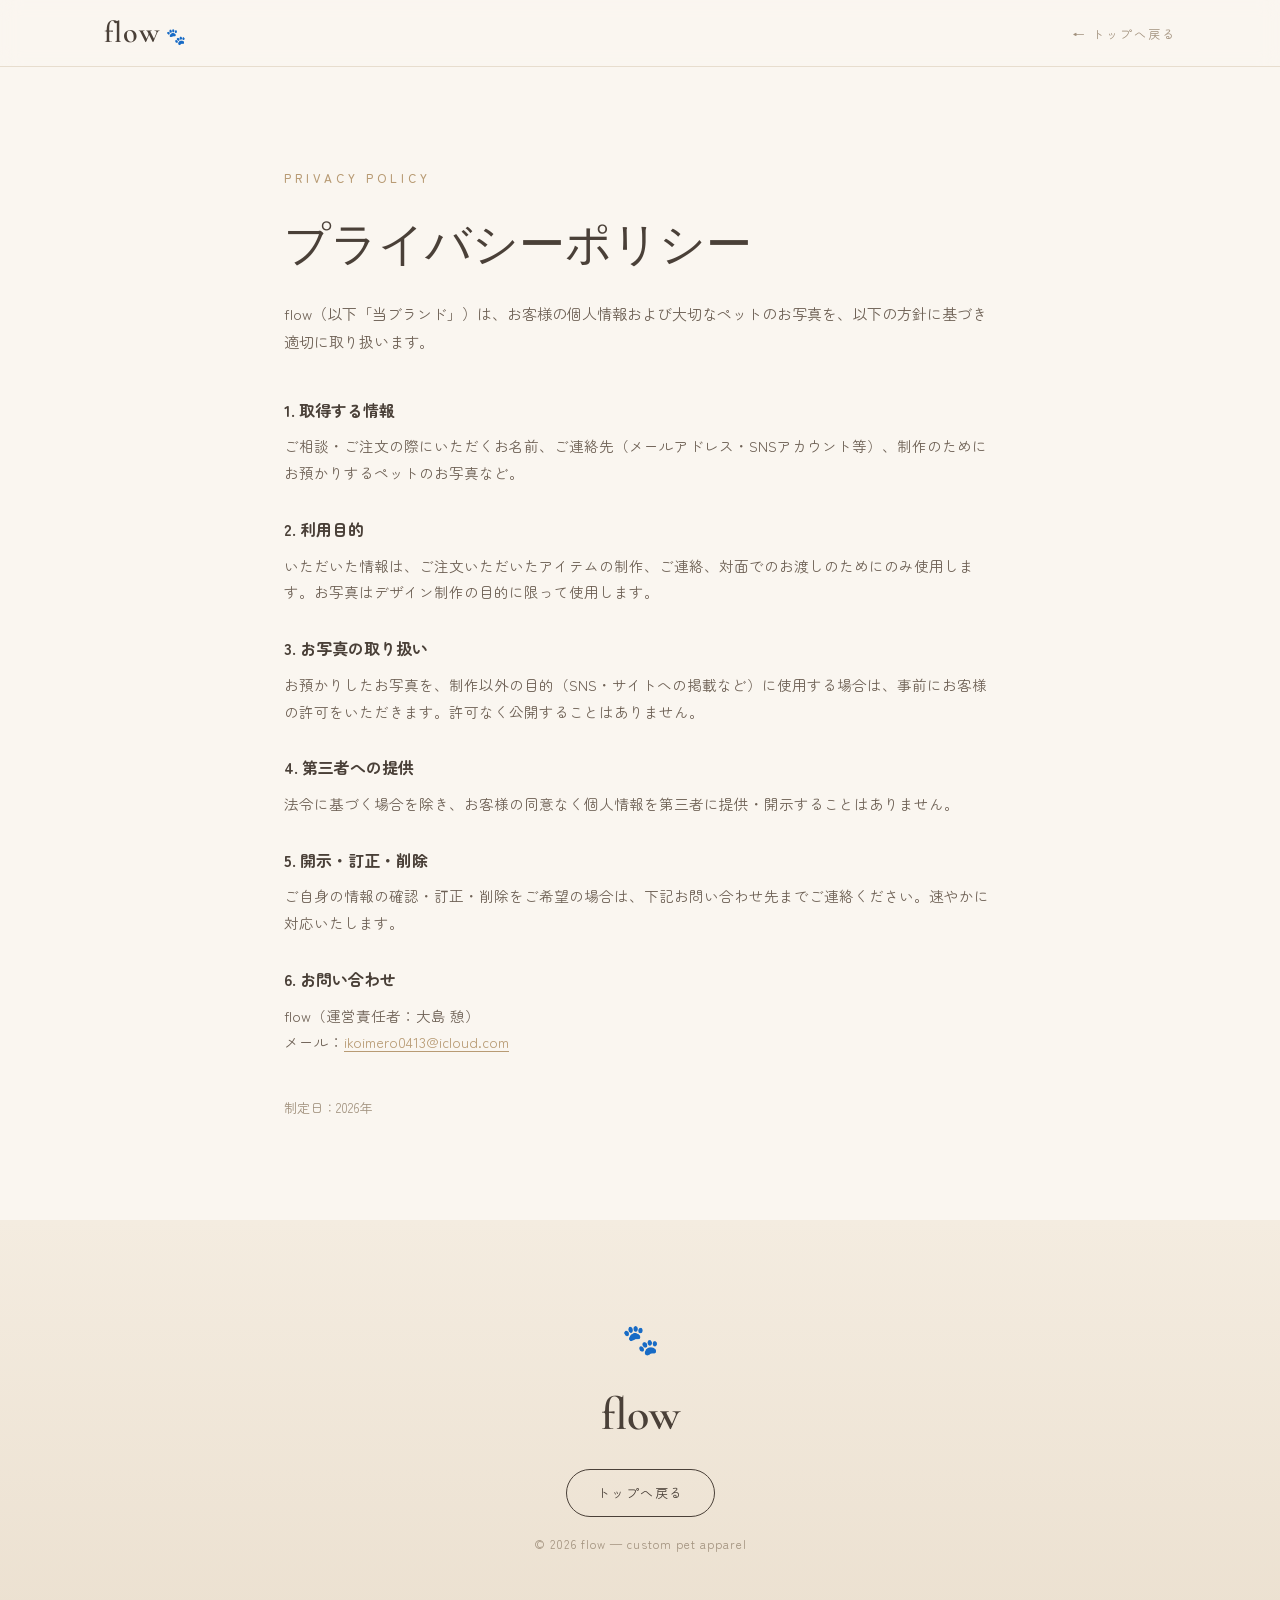
<file: privacy.html>
<!DOCTYPE html>
<html lang="ja">
<head>
<meta charset="utf-8">
<meta name="viewport" content="width=device-width, initial-scale=1">
<title>プライバシーポリシー — flow</title>
<meta name="description" content="flow（フロー）のプライバシーポリシー。お客様の個人情報・ペットのお写真の取扱いについて。">
<meta name="robots" content="noindex">
<meta name="theme-color" content="#f7f1e8">
<link rel="icon" href="favicon.svg" type="image/svg+xml">
<link rel="apple-touch-icon" href="apple-touch-icon.png">
<link rel="preconnect" href="https://fonts.googleapis.com">
<link rel="preconnect" href="https://fonts.gstatic.com" crossorigin>
<link href="https://fonts.googleapis.com/css2?family=Cormorant+Garamond:ital,wght@0,500;0,600&family=Zen+Maru+Gothic:wght@400;500;700&display=swap" rel="stylesheet">
<link rel="stylesheet" href="styles.css">
</head>
<body>

  <header class="site-header">
    <div class="wrap header-inner">
      <a class="brand" href="index.html">flow<span class="paw">🐾</span></a>
      <nav class="nav">
        <a href="index.html">← トップへ戻る</a>
      </nav>
    </div>
  </header>

  <main class="section">
    <div class="wrap legal">
      <p class="eyebrow">PRIVACY POLICY</p>
      <h1 class="section-title">プライバシーポリシー</h1>
      <p class="legal-lead">
        flow（以下「当ブランド」）は、お客様の個人情報および大切なペットのお写真を、以下の方針に基づき適切に取り扱います。
      </p>

      <section class="legal-block">
        <h2>1. 取得する情報</h2>
        <p>ご相談・ご注文の際にいただくお名前、ご連絡先（メールアドレス・SNSアカウント等）、制作のためにお預かりするペットのお写真など。</p>
      </section>
      <section class="legal-block">
        <h2>2. 利用目的</h2>
        <p>いただいた情報は、ご注文いただいたアイテムの制作、ご連絡、対面でのお渡しのためにのみ使用します。お写真はデザイン制作の目的に限って使用します。</p>
      </section>
      <section class="legal-block">
        <h2>3. お写真の取り扱い</h2>
        <p>お預かりしたお写真を、制作以外の目的（SNS・サイトへの掲載など）に使用する場合は、事前にお客様の許可をいただきます。許可なく公開することはありません。</p>
      </section>
      <section class="legal-block">
        <h2>4. 第三者への提供</h2>
        <p>法令に基づく場合を除き、お客様の同意なく個人情報を第三者に提供・開示することはありません。</p>
      </section>
      <section class="legal-block">
        <h2>5. 開示・訂正・削除</h2>
        <p>ご自身の情報の確認・訂正・削除をご希望の場合は、下記お問い合わせ先までご連絡ください。速やかに対応いたします。</p>
      </section>
      <section class="legal-block">
        <h2>6. お問い合わせ</h2>
        <p>flow（運営責任者：大島 憩）<br>
        メール：<a href="mailto:ikoimero0413@icloud.com">ikoimero0413@icloud.com</a></p>
      </section>

      <p class="legal-date">制定日：2026年</p>
    </div>
  </main>

  <footer class="site-footer">
    <div class="wrap footer-inner">
      <span class="footer-paw">🐾</span>
      <h2 class="footer-brand">flow</h2>
      <div class="links">
        <a href="index.html">トップへ戻る</a>
      </div>
      <p class="copyright">© 2026 flow — custom pet apparel</p>
    </div>
  </footer>

</body>
</html>
</file>
<file: styles.css>
/* ===== 基本設定 ===== */
* { margin: 0; padding: 0; box-sizing: border-box; }
:root {
  --ink:    #4a4038;   /* 温かみのある濃茶 */
  --paper:  #faf6f0;   /* アイボリー背景 */
  --cream:  #f2ebe1;   /* セクション背景 */
  --sand:   #e7ddce;   /* ボーダー・スウォッチ */
  --taupe:  #c9bda9;
  --muted:  #a1917d;
  --accent: #b89b74;   /* ベージュブラウン */
}
html { scroll-behavior: smooth; }
body {
  font-family: 'Zen Maru Gothic', 'Hiragino Maru Gothic ProN', 'Yu Gothic', Meiryo, sans-serif;
  color: var(--ink);
  background: var(--paper);
  line-height: 1.85;
  -webkit-font-smoothing: antialiased;
}
.wrap { max-width: 1120px; margin: 0 auto; padding: 0 24px; }
a { color: inherit; text-decoration: none; }
img { max-width: 100%; display: block; }
.italic { font-style: italic; }

/* ===== ヘッダー ===== */
.site-header {
  position: sticky; top: 0; z-index: 20;
  background: rgba(250,246,240,.82);
  backdrop-filter: blur(10px);
  border-bottom: 1px solid var(--sand);
}
.header-inner { display: flex; align-items: center; justify-content: space-between; height: 66px; }
.brand {
  font-family: 'Cormorant Garamond', serif;
  font-weight: 600; font-size: 30px; letter-spacing: 1px; color: var(--ink);
  display: flex; align-items: baseline; gap: 6px;
}
.brand .paw { font-size: 16px; }
.nav a {
  margin-left: 26px; font-size: 12px; letter-spacing: 2px;
  color: var(--muted); transition: color .2s;
}
.nav a:hover { color: var(--ink); }

/* ===== ヒーロー ===== */
.hero {
  background: linear-gradient(180deg, #fbf7f1 0%, #f4ece0 100%);
  overflow: hidden;
}
.hero-inner {
  display: grid; grid-template-columns: 1fr 1fr;
  align-items: center; gap: 40px;
  padding: 70px 24px 80px;
}
.hero-kicker {
  font-size: 12px; letter-spacing: 4px; color: var(--accent);
  margin-bottom: 22px; font-weight: 500;
}
.hero-title {
  font-family: 'Cormorant Garamond', serif;
  font-size: clamp(52px, 8vw, 92px); line-height: 1.02;
  font-weight: 500; color: var(--ink); letter-spacing: 1px;
}
.hero-lead { margin: 26px 0 34px; color: #6e6155; max-width: 440px; font-size: 15px; }
.hero-visual img {
  width: 100%; border-radius: 20px;
  box-shadow: 0 30px 60px -25px rgba(120,100,75,.45);
}
.btn {
  display: inline-block; padding: 14px 38px;
  background: var(--ink); color: #fdfbf7;
  font-size: 13px; letter-spacing: 2px; border-radius: 999px;
  transition: transform .2s, box-shadow .2s;
}
.btn:hover { transform: translateY(-2px); box-shadow: 0 12px 24px -10px rgba(74,64,56,.6); }

/* ===== セクション共通 ===== */
.section { padding: 100px 0; }
.section-alt { background: var(--cream); }
.eyebrow { font-size: 12px; letter-spacing: 4px; color: var(--accent); font-weight: 500; margin-bottom: 14px; }
.section-title {
  font-family: 'Cormorant Garamond', serif;
  font-size: clamp(32px, 5vw, 46px); font-weight: 500; color: var(--ink); margin-bottom: 10px;
}
.section-sub { font-size: 13px; color: var(--muted); margin-bottom: 48px; }
.center { text-align: center; }

/* ===== コンセプト ===== */
.concept-copy {
  font-family: 'Cormorant Garamond', serif;
  font-size: clamp(30px, 5vw, 48px); font-weight: 500; line-height: 1.35;
  color: var(--ink); margin-bottom: 24px;
}
/* 日本語見出しは丸ゴシックで */
.concept-copy { font-family: 'Zen Maru Gothic', serif; font-weight: 700; }
.concept-lead { max-width: 620px; color: #6e6155; font-size: 15px; margin-bottom: 64px; }
.features { display: grid; grid-template-columns: repeat(3, 1fr); gap: 28px; }
.feature {
  background: var(--paper); border: 1px solid var(--sand);
  border-radius: 18px; padding: 34px 28px; text-align: center;
  transition: transform .25s, box-shadow .25s;
}
.feature:hover { transform: translateY(-4px); box-shadow: 0 18px 34px -20px rgba(120,100,75,.4); }
.feature-icon { font-size: 34px; display: block; margin-bottom: 14px; }
.feature h3 { font-size: 16px; font-weight: 700; margin-bottom: 8px; }
.feature p { font-size: 13.5px; color: #7a6d60; }

/* ===== 注文の流れ ===== */
.steps {
  display: grid; grid-template-columns: repeat(4, 1fr); gap: 20px;
  counter-reset: step;
}
.step {
  position: relative; background: var(--paper); border: 1px solid var(--sand);
  border-radius: 18px; padding: 30px 22px 26px; text-align: center;
  transition: transform .25s, box-shadow .25s;
}
.step:hover { transform: translateY(-4px); box-shadow: 0 18px 34px -20px rgba(120,100,75,.4); }
.step-no {
  font-family: 'Cormorant Garamond', serif; font-size: 15px; letter-spacing: 2px;
  color: var(--accent); display: block; margin-bottom: 6px;
}
.step-icon { font-size: 34px; display: block; margin-bottom: 12px; }
.step h3 { font-size: 16px; font-weight: 700; margin-bottom: 8px; }
.step p { font-size: 13px; color: #7a6d60; text-align: left; }
.order-note {
  max-width: 720px; margin: 34px auto 0; font-size: 13px; color: #7a6d60;
  background: var(--cream); border-radius: 14px; padding: 16px 20px; line-height: 1.7;
}
.order-cta { text-align: center; margin-top: 34px; }

/* ===== 商品グリッド ===== */
.grid { display: grid; grid-template-columns: repeat(4, 1fr); gap: 34px 26px; }
.feature-card { grid-column: span 2; }
.card { transition: transform .25s; }
.card-img {
  position: relative; aspect-ratio: 4 / 5; border-radius: 16px;
  overflow: hidden; margin-bottom: 16px; background: var(--sand);
}
.feature-card .card-img { aspect-ratio: 16 / 11; }
.card-img img { width: 100%; height: 100%; object-fit: cover; transition: transform .5s ease; }
.card:hover .card-img img { transform: scale(1.05); }
.badge {
  position: absolute; top: 14px; left: 14px;
  background: rgba(74,64,56,.9); color: #fdfbf7;
  font-size: 10px; letter-spacing: 2px; padding: 6px 12px; border-radius: 999px;
}
.card-name { font-size: 16px; font-weight: 700; }
.card-meta { font-size: 12px; color: var(--muted); margin-top: 4px; }
.card-price {
  font-family: 'Cormorant Garamond', serif;
  font-size: 22px; color: var(--ink); margin-top: 6px; font-weight: 600;
}

/* ===== FAQ ===== */
.faq { max-width: 720px; margin: 0 auto; }
.qa {
  background: var(--paper); border: 1px solid var(--sand);
  border-radius: 14px; padding: 4px 22px; margin-bottom: 12px;
}
.qa summary {
  list-style: none; cursor: pointer; padding: 18px 30px 18px 0;
  font-weight: 700; font-size: 15px; position: relative;
}
.qa summary::-webkit-details-marker { display: none; }
.qa summary::after {
  content: "+"; position: absolute; right: 2px; top: 50%; transform: translateY(-50%);
  font-size: 22px; color: var(--accent); font-weight: 400; transition: transform .2s;
}
.qa[open] summary::after { content: "−"; }
.qa p { padding: 0 0 18px; color: #6e6155; font-size: 14px; }
.notice {
  max-width: 720px; margin: 40px auto 0; background: var(--cream);
  border-radius: 16px; padding: 26px 28px;
}
.notice h3 { font-size: 15px; font-weight: 700; margin-bottom: 12px; }
.notice ul { list-style: none; }
.notice li {
  font-size: 13px; color: #7a6d60; padding-left: 18px; position: relative; margin-bottom: 8px; line-height: 1.7;
}
.notice li::before { content: "🐾"; position: absolute; left: 0; font-size: 11px; }

/* ===== ストーリー ===== */
.story { display: grid; grid-template-columns: 1fr 1fr; gap: 56px; align-items: center; }
.story-img img { width: 100%; border-radius: 20px; box-shadow: 0 24px 48px -26px rgba(120,100,75,.5); }
.story-title {
  font-family: 'Zen Maru Gothic', serif; font-weight: 700;
  font-size: clamp(26px, 4vw, 38px); line-height: 1.4; color: var(--ink); margin-bottom: 20px;
}
.story-text p { color: #6e6155; font-size: 15px; margin-bottom: 16px; max-width: 460px; }

/* ===== 事業者情報 ===== */
.info-list { max-width: 680px; margin: 0 auto; }
.info-row {
  display: grid; grid-template-columns: 160px 1fr; gap: 16px;
  padding: 18px 8px; border-bottom: 1px solid var(--sand); align-items: baseline;
}
.info-row dt { font-weight: 700; font-size: 14px; color: var(--ink); }
.info-row dd { font-size: 15px; color: #6e6155; }
.info-row dd a { color: var(--accent); text-decoration: underline; text-underline-offset: 3px; }
.info-row dd a:hover { color: var(--ink); }

/* ===== サイズ表 ===== */
.size-tabs { display: flex; flex-wrap: wrap; gap: 8px; justify-content: center; margin-bottom: 40px; }
.size-tab {
  border: 1px solid var(--sand); background: var(--paper); color: var(--muted);
  padding: 9px 20px; border-radius: 999px; font-family: inherit;
  font-size: 13px; letter-spacing: 1px; cursor: pointer; transition: all .2s;
}
.size-tab:hover { color: var(--ink); border-color: var(--taupe); }
.size-tab.is-active { background: var(--ink); color: #fdfbf7; border-color: var(--ink); }
.size-panel { display: none; }
.size-panel.is-active { display: block; animation: fadeUp .35s ease; }
@keyframes fadeUp { from { opacity: 0; transform: translateY(8px); } to { opacity: 1; transform: none; } }
.table-cap { text-align: center; font-weight: 700; font-size: 15px; color: var(--ink); margin-bottom: 14px; }
.size-panel .table-wrap + .table-cap { margin-top: 40px; }
.table-note { text-align: center; font-size: 12px; color: var(--muted); margin-top: 14px; }
.size-table--goods th { white-space: nowrap; }
.size-table--goods td { text-align: left; }
.table-wrap { overflow-x: auto; max-width: 720px; margin: 0 auto; }
.size-table {
  width: 100%; border-collapse: collapse; font-size: 15px;
  background: var(--paper); border-radius: 14px; overflow: hidden;
  box-shadow: 0 16px 34px -24px rgba(120,100,75,.5);
}
.size-table th, .size-table td { padding: 15px 18px; text-align: center; border: 1px solid var(--sand); }
.size-table thead th { background: var(--cream); font-weight: 700; letter-spacing: 1px; }
.size-table tbody th { background: #fbf7f1; font-weight: 700; }
.size-table tbody tr:hover td { background: #f6efe4; }

/* ===== 法務ページ ===== */
.legal { max-width: 760px; }
.legal .section-title { text-align: left; }
.legal-lead { color: #6e6155; margin: 12px 0 40px; font-size: 15px; }
.legal-block { margin-bottom: 28px; }
.legal-block h2 { font-size: 16px; font-weight: 700; margin-bottom: 8px; color: var(--ink); }
.legal-block p { color: #6e6155; font-size: 14.5px; }
.legal-block a { color: var(--accent); text-decoration: underline; text-underline-offset: 3px; }
.legal-date { margin-top: 40px; font-size: 13px; color: var(--muted); }

/* ===== フッター ===== */
.site-footer {
  background: linear-gradient(180deg,#f4ece0 0%, #ece1d1 100%);
  padding: 90px 0 56px; text-align: center;
}
.footer-paw { font-size: 30px; display: block; margin-bottom: 6px; }
.footer-brand {
  font-family: 'Cormorant Garamond', serif;
  font-size: 46px; font-weight: 600; color: var(--ink); margin-bottom: 12px;
}
.footer-lead { color: #6e6155; margin-bottom: 30px; font-size: 14px; }
.links { display: flex; gap: 16px; justify-content: center; flex-wrap: wrap; }
.links a {
  padding: 11px 30px; border: 1px solid var(--ink); border-radius: 999px;
  font-size: 13px; letter-spacing: 1.5px; transition: background .2s, color .2s;
}
.links a:hover { background: var(--ink); color: #fdfbf7; }
.footer-legal { margin-top: 28px; font-size: 13px; }
.footer-legal a { color: #6e6155; text-decoration: underline; text-underline-offset: 3px; }
.footer-legal a:hover { color: var(--ink); }
.copyright { margin-top: 16px; font-size: 12px; color: var(--muted); letter-spacing: 1px; }

/* ===== レスポンシブ ===== */
@media (max-width: 900px) {
  .hero-inner { grid-template-columns: 1fr; text-align: center; padding-top: 48px; }
  .hero-text { order: 2; }
  .hero-visual { order: 1; max-width: 420px; margin: 0 auto; }
  .hero-lead { margin-left: auto; margin-right: auto; }
  .grid { grid-template-columns: repeat(2, 1fr); }
  .feature-card { grid-column: span 2; }
  .feature-card .card-img { aspect-ratio: 4 / 5; }
  .story { grid-template-columns: 1fr; gap: 32px; }
  .story-img { max-width: 460px; margin: 0 auto; }
  .story-text p { max-width: none; }
  .steps { grid-template-columns: repeat(2, 1fr); }
}
@media (max-width: 640px) {
  .section { padding: 68px 0; }
  .features { grid-template-columns: 1fr; }
  .header-inner { flex-wrap: wrap; height: auto; padding: 12px 0 10px; }
  .brand { font-size: 24px; }
  .nav { width: 100%; margin-top: 8px; display: flex; flex-wrap: wrap; gap: 4px 18px; }
  .nav a { margin-left: 0; letter-spacing: .5px; font-size: 11.5px; }
  .info-row { grid-template-columns: 1fr; gap: 2px; padding: 14px 4px; }
  .steps { grid-template-columns: 1fr; }
}
</file>
<file: apparel-site/styles.css>
/* ===== 基本設定 ===== */
* { margin: 0; padding: 0; box-sizing: border-box; }
:root {
  --ink:    #4a4038;   /* 温かみのある濃茶 */
  --paper:  #faf6f0;   /* アイボリー背景 */
  --cream:  #f2ebe1;   /* セクション背景 */
  --sand:   #e7ddce;   /* ボーダー・スウォッチ */
  --taupe:  #c9bda9;
  --muted:  #a1917d;
  --accent: #b89b74;   /* ベージュブラウン */
}
html { scroll-behavior: smooth; }
body {
  font-family: 'Zen Maru Gothic', 'Hiragino Maru Gothic ProN', 'Yu Gothic', Meiryo, sans-serif;
  color: var(--ink);
  background: var(--paper);
  line-height: 1.85;
  -webkit-font-smoothing: antialiased;
}
.wrap { max-width: 1120px; margin: 0 auto; padding: 0 24px; }
a { color: inherit; text-decoration: none; }
img { max-width: 100%; display: block; }
.italic { font-style: italic; }

/* ===== ヘッダー ===== */
.site-header {
  position: sticky; top: 0; z-index: 20;
  background: rgba(250,246,240,.82);
  backdrop-filter: blur(10px);
  border-bottom: 1px solid var(--sand);
}
.header-inner { display: flex; align-items: center; justify-content: space-between; height: 66px; }
.brand {
  font-family: 'Cormorant Garamond', serif;
  font-weight: 600; font-size: 30px; letter-spacing: 1px; color: var(--ink);
  display: flex; align-items: baseline; gap: 6px;
}
.brand .paw { font-size: 16px; }
.nav a {
  margin-left: 26px; font-size: 12px; letter-spacing: 2px;
  color: var(--muted); transition: color .2s;
}
.nav a:hover { color: var(--ink); }

/* ===== ヒーロー ===== */
.hero {
  background: linear-gradient(180deg, #fbf7f1 0%, #f4ece0 100%);
  overflow: hidden;
}
.hero-inner {
  display: grid; grid-template-columns: 1fr 1fr;
  align-items: center; gap: 40px;
  padding: 70px 24px 80px;
}
.hero-kicker {
  font-size: 12px; letter-spacing: 4px; color: var(--accent);
  margin-bottom: 22px; font-weight: 500;
}
.hero-title {
  font-family: 'Cormorant Garamond', serif;
  font-size: clamp(52px, 8vw, 92px); line-height: 1.02;
  font-weight: 500; color: var(--ink); letter-spacing: 1px;
}
.hero-lead { margin: 26px 0 34px; color: #6e6155; max-width: 440px; font-size: 15px; }
.hero-visual img {
  width: 100%; border-radius: 20px;
  box-shadow: 0 30px 60px -25px rgba(120,100,75,.45);
}
.btn {
  display: inline-block; padding: 14px 38px;
  background: var(--ink); color: #fdfbf7;
  font-size: 13px; letter-spacing: 2px; border-radius: 999px;
  transition: transform .2s, box-shadow .2s;
}
.btn:hover { transform: translateY(-2px); box-shadow: 0 12px 24px -10px rgba(74,64,56,.6); }

/* ===== セクション共通 ===== */
.section { padding: 100px 0; }
.section-alt { background: var(--cream); }
.eyebrow { font-size: 12px; letter-spacing: 4px; color: var(--accent); font-weight: 500; margin-bottom: 14px; }
.section-title {
  font-family: 'Cormorant Garamond', serif;
  font-size: clamp(32px, 5vw, 46px); font-weight: 500; color: var(--ink); margin-bottom: 10px;
}
.section-sub { font-size: 13px; color: var(--muted); margin-bottom: 48px; }
.center { text-align: center; }

/* ===== コンセプト ===== */
.concept-copy {
  font-family: 'Cormorant Garamond', serif;
  font-size: clamp(30px, 5vw, 48px); font-weight: 500; line-height: 1.35;
  color: var(--ink); margin-bottom: 24px;
}
/* 日本語見出しは丸ゴシックで */
.concept-copy { font-family: 'Zen Maru Gothic', serif; font-weight: 700; }
.concept-lead { max-width: 620px; color: #6e6155; font-size: 15px; margin-bottom: 64px; }
.features { display: grid; grid-template-columns: repeat(3, 1fr); gap: 28px; }
.feature {
  background: var(--paper); border: 1px solid var(--sand);
  border-radius: 18px; padding: 34px 28px; text-align: center;
  transition: transform .25s, box-shadow .25s;
}
.feature:hover { transform: translateY(-4px); box-shadow: 0 18px 34px -20px rgba(120,100,75,.4); }
.feature-icon { font-size: 34px; display: block; margin-bottom: 14px; }
.feature h3 { font-size: 16px; font-weight: 700; margin-bottom: 8px; }
.feature p { font-size: 13.5px; color: #7a6d60; }

/* ===== 注文の流れ ===== */
.steps {
  display: grid; grid-template-columns: repeat(4, 1fr); gap: 20px;
  counter-reset: step;
}
.step {
  position: relative; background: var(--paper); border: 1px solid var(--sand);
  border-radius: 18px; padding: 30px 22px 26px; text-align: center;
  transition: transform .25s, box-shadow .25s;
}
.step:hover { transform: translateY(-4px); box-shadow: 0 18px 34px -20px rgba(120,100,75,.4); }
.step-no {
  font-family: 'Cormorant Garamond', serif; font-size: 15px; letter-spacing: 2px;
  color: var(--accent); display: block; margin-bottom: 6px;
}
.step-icon { font-size: 34px; display: block; margin-bottom: 12px; }
.step h3 { font-size: 16px; font-weight: 700; margin-bottom: 8px; }
.step p { font-size: 13px; color: #7a6d60; text-align: left; }
.order-note {
  max-width: 720px; margin: 34px auto 0; font-size: 13px; color: #7a6d60;
  background: var(--cream); border-radius: 14px; padding: 16px 20px; line-height: 1.7;
}
.order-cta { text-align: center; margin-top: 34px; }

/* ===== 商品グリッド ===== */
.grid { display: grid; grid-template-columns: repeat(4, 1fr); gap: 34px 26px; }
.feature-card { grid-column: span 2; }
.card { transition: transform .25s; }
.card-img {
  position: relative; aspect-ratio: 4 / 5; border-radius: 16px;
  overflow: hidden; margin-bottom: 16px; background: var(--sand);
}
.feature-card .card-img { aspect-ratio: 16 / 11; }
.card-img img { width: 100%; height: 100%; object-fit: cover; transition: transform .5s ease; }
.card:hover .card-img img { transform: scale(1.05); }
.badge {
  position: absolute; top: 14px; left: 14px;
  background: rgba(74,64,56,.9); color: #fdfbf7;
  font-size: 10px; letter-spacing: 2px; padding: 6px 12px; border-radius: 999px;
}
.card-name { font-size: 16px; font-weight: 700; }
.card-meta { font-size: 12px; color: var(--muted); margin-top: 4px; }
.card-price {
  font-family: 'Cormorant Garamond', serif;
  font-size: 22px; color: var(--ink); margin-top: 6px; font-weight: 600;
}

/* ===== ストーリー ===== */
.story { display: grid; grid-template-columns: 1fr 1fr; gap: 56px; align-items: center; }
.story-img img { width: 100%; border-radius: 20px; box-shadow: 0 24px 48px -26px rgba(120,100,75,.5); }
.story-title {
  font-family: 'Zen Maru Gothic', serif; font-weight: 700;
  font-size: clamp(26px, 4vw, 38px); line-height: 1.4; color: var(--ink); margin-bottom: 20px;
}
.story-text p { color: #6e6155; font-size: 15px; margin-bottom: 16px; max-width: 460px; }

/* ===== 事業者情報 ===== */
.info-list { max-width: 680px; margin: 0 auto; }
.info-row {
  display: grid; grid-template-columns: 160px 1fr; gap: 16px;
  padding: 18px 8px; border-bottom: 1px solid var(--sand); align-items: baseline;
}
.info-row dt { font-weight: 700; font-size: 14px; color: var(--ink); }
.info-row dd { font-size: 15px; color: #6e6155; }
.info-row dd a { color: var(--accent); text-decoration: underline; text-underline-offset: 3px; }
.info-row dd a:hover { color: var(--ink); }

/* ===== サイズ表 ===== */
.size-tabs { display: flex; flex-wrap: wrap; gap: 8px; justify-content: center; margin-bottom: 40px; }
.size-tab {
  border: 1px solid var(--sand); background: var(--paper); color: var(--muted);
  padding: 9px 20px; border-radius: 999px; font-family: inherit;
  font-size: 13px; letter-spacing: 1px; cursor: pointer; transition: all .2s;
}
.size-tab:hover { color: var(--ink); border-color: var(--taupe); }
.size-tab.is-active { background: var(--ink); color: #fdfbf7; border-color: var(--ink); }
.size-panel { display: none; }
.size-panel.is-active { display: block; animation: fadeUp .35s ease; }
@keyframes fadeUp { from { opacity: 0; transform: translateY(8px); } to { opacity: 1; transform: none; } }
.table-cap { text-align: center; font-weight: 700; font-size: 15px; color: var(--ink); margin-bottom: 14px; }
.size-panel .table-wrap + .table-cap { margin-top: 40px; }
.table-note { text-align: center; font-size: 12px; color: var(--muted); margin-top: 14px; }
.size-table--goods th { white-space: nowrap; }
.size-table--goods td { text-align: left; }
.table-wrap { overflow-x: auto; max-width: 720px; margin: 0 auto; }
.size-table {
  width: 100%; border-collapse: collapse; font-size: 15px;
  background: var(--paper); border-radius: 14px; overflow: hidden;
  box-shadow: 0 16px 34px -24px rgba(120,100,75,.5);
}
.size-table th, .size-table td { padding: 15px 18px; text-align: center; border: 1px solid var(--sand); }
.size-table thead th { background: var(--cream); font-weight: 700; letter-spacing: 1px; }
.size-table tbody th { background: #fbf7f1; font-weight: 700; }
.size-table tbody tr:hover td { background: #f6efe4; }

/* ===== フッター ===== */
.site-footer {
  background: linear-gradient(180deg,#f4ece0 0%, #ece1d1 100%);
  padding: 90px 0 56px; text-align: center;
}
.footer-paw { font-size: 30px; display: block; margin-bottom: 6px; }
.footer-brand {
  font-family: 'Cormorant Garamond', serif;
  font-size: 46px; font-weight: 600; color: var(--ink); margin-bottom: 12px;
}
.footer-lead { color: #6e6155; margin-bottom: 30px; font-size: 14px; }
.links { display: flex; gap: 16px; justify-content: center; flex-wrap: wrap; }
.links a {
  padding: 11px 30px; border: 1px solid var(--ink); border-radius: 999px;
  font-size: 13px; letter-spacing: 1.5px; transition: background .2s, color .2s;
}
.links a:hover { background: var(--ink); color: #fdfbf7; }
.copyright { margin-top: 46px; font-size: 12px; color: var(--muted); letter-spacing: 1px; }

/* ===== レスポンシブ ===== */
@media (max-width: 900px) {
  .hero-inner { grid-template-columns: 1fr; text-align: center; padding-top: 48px; }
  .hero-text { order: 2; }
  .hero-visual { order: 1; max-width: 420px; margin: 0 auto; }
  .hero-lead { margin-left: auto; margin-right: auto; }
  .grid { grid-template-columns: repeat(2, 1fr); }
  .feature-card { grid-column: span 2; }
  .feature-card .card-img { aspect-ratio: 4 / 5; }
  .story { grid-template-columns: 1fr; gap: 32px; }
  .story-img { max-width: 460px; margin: 0 auto; }
  .story-text p { max-width: none; }
  .steps { grid-template-columns: repeat(2, 1fr); }
}
@media (max-width: 640px) {
  .section { padding: 68px 0; }
  .features { grid-template-columns: 1fr; }
  .nav a { margin-left: 12px; letter-spacing: .5px; font-size: 11px; }
  .brand { font-size: 24px; }
  .info-row { grid-template-columns: 1fr; gap: 2px; padding: 14px 4px; }
  .steps { grid-template-columns: 1fr; }
}
</file>
